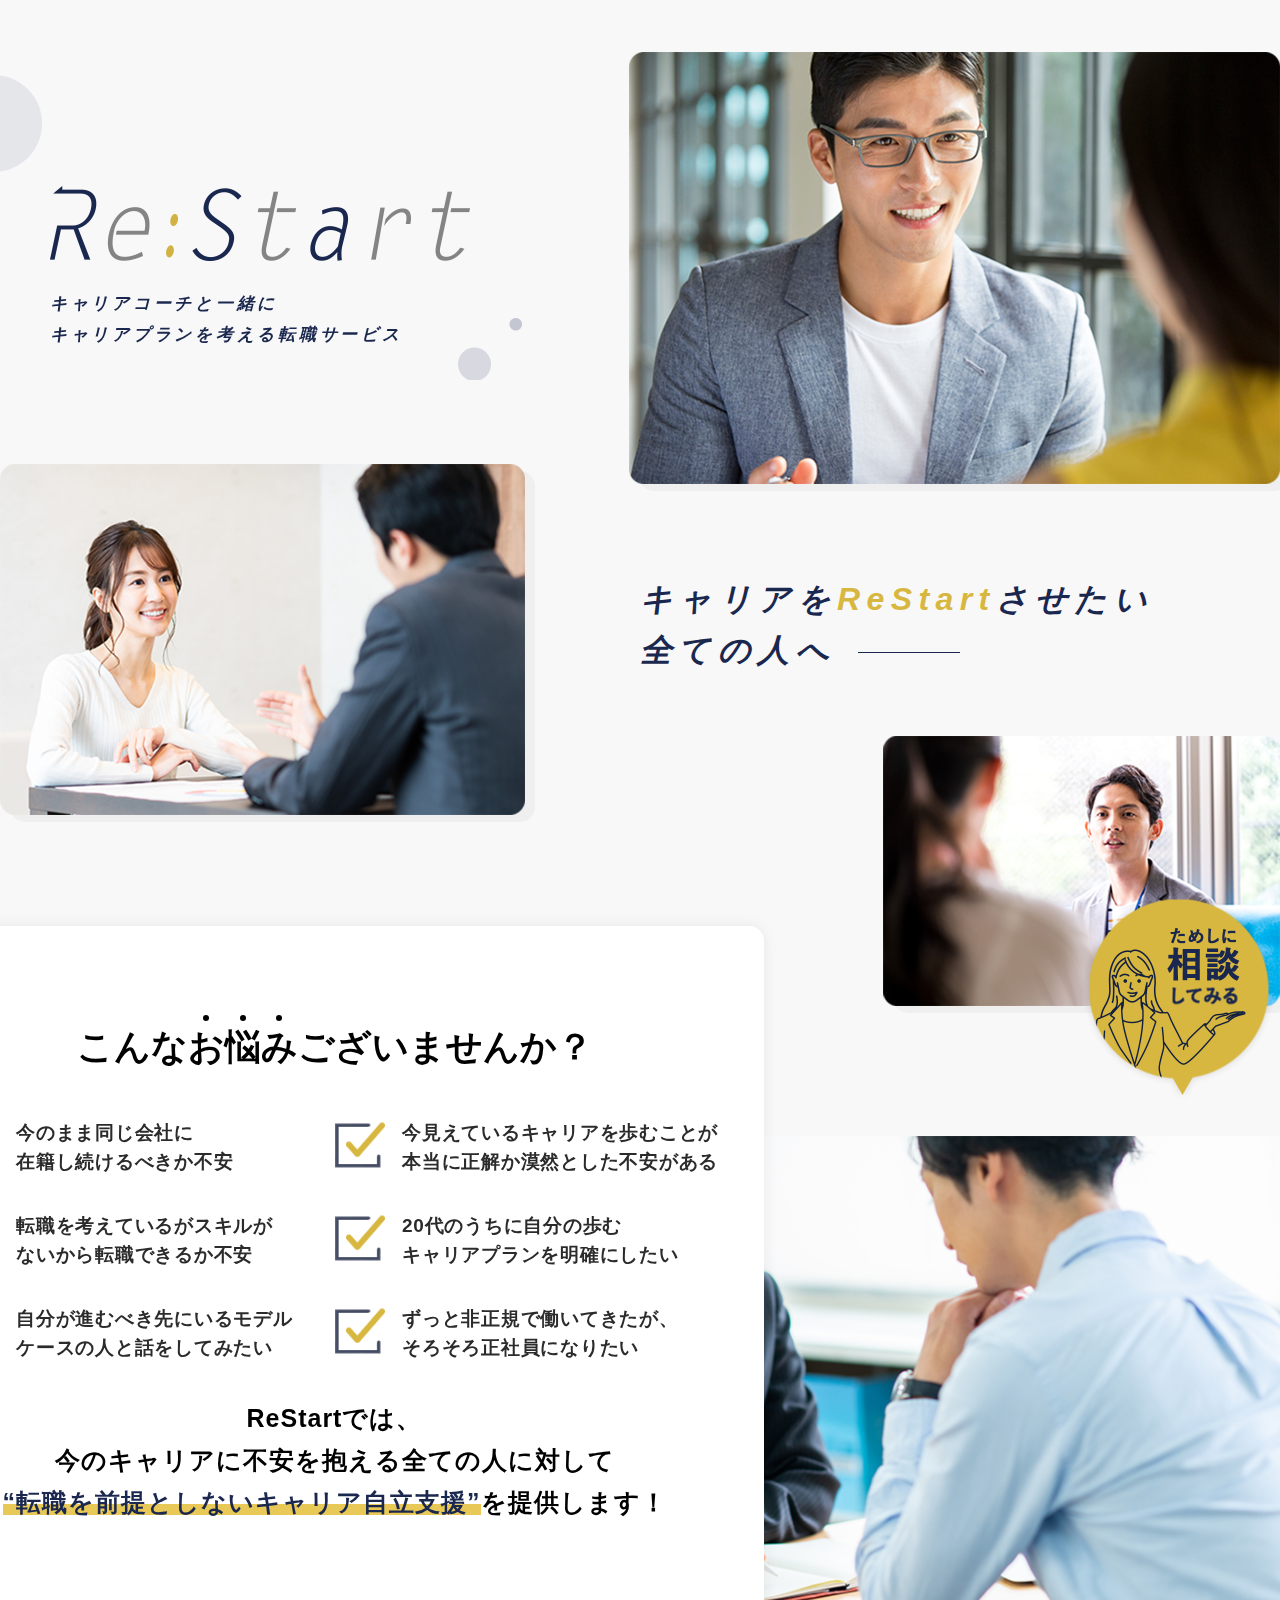
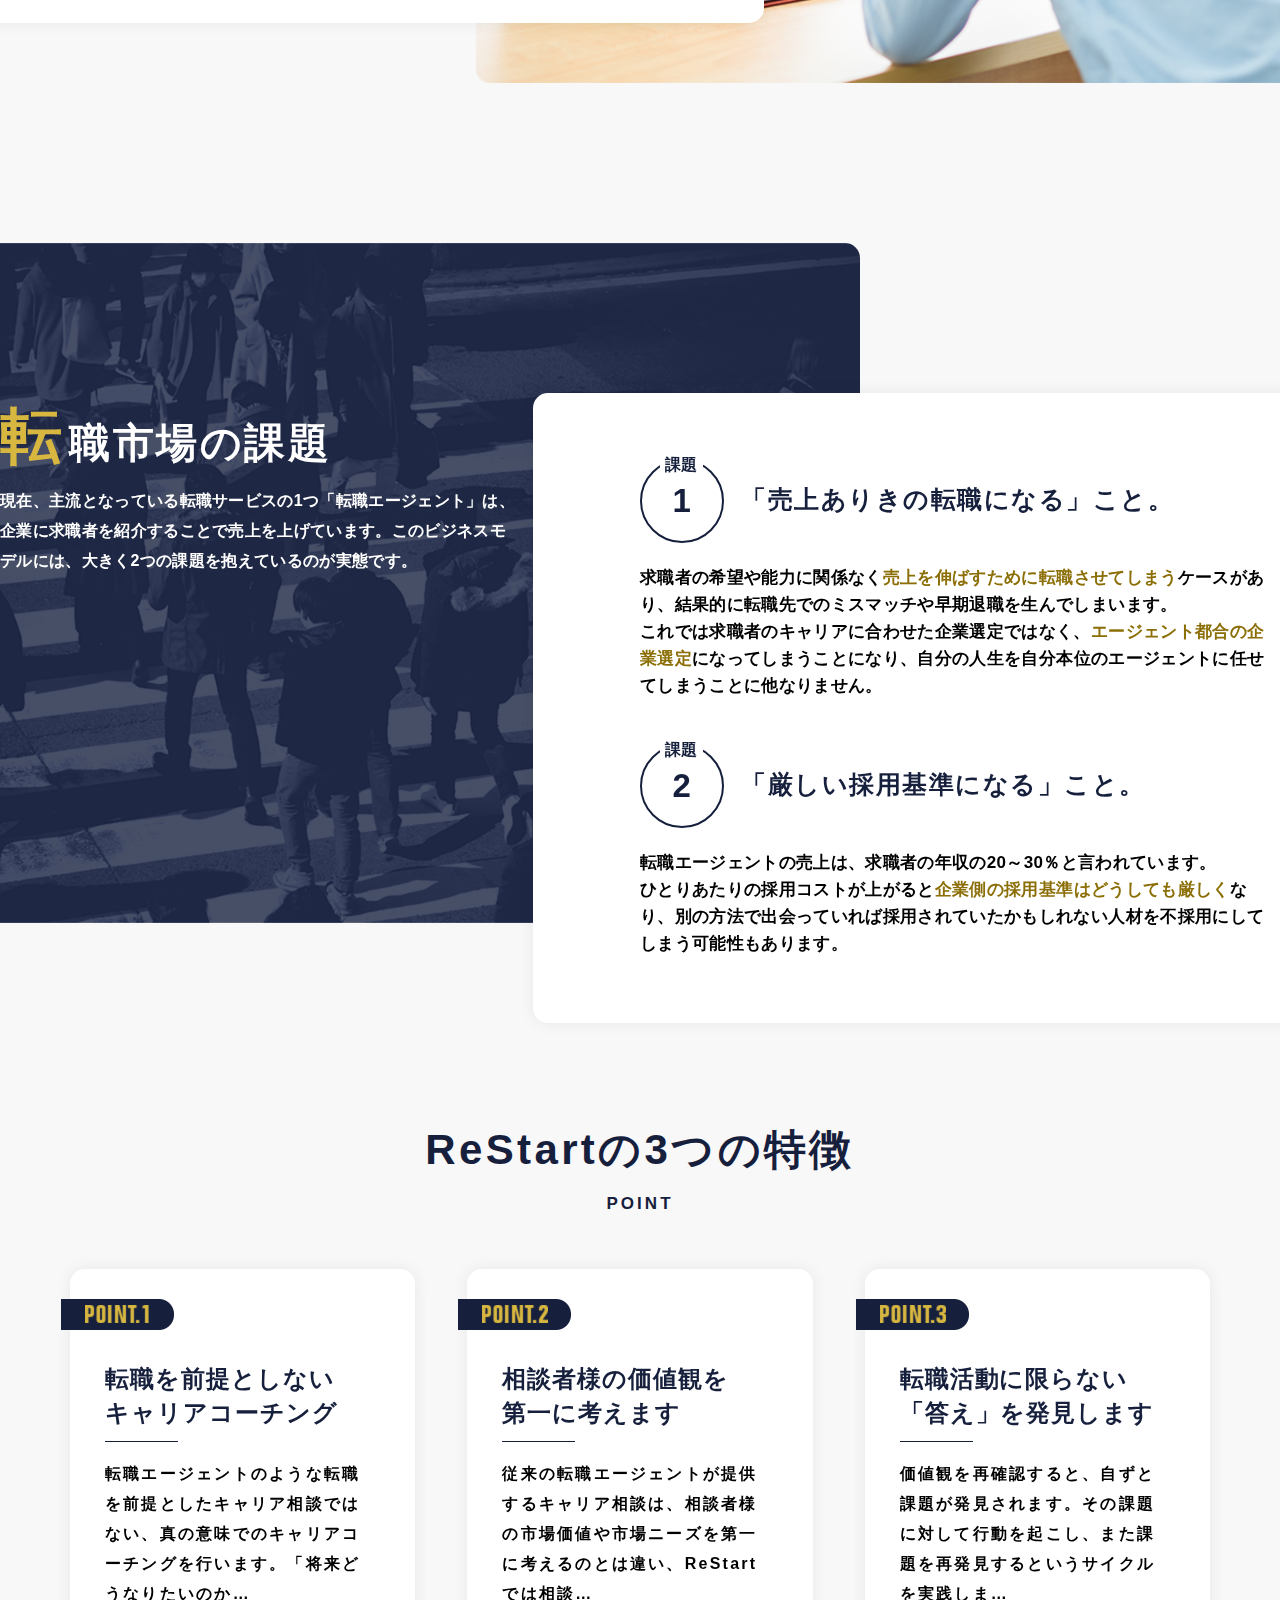
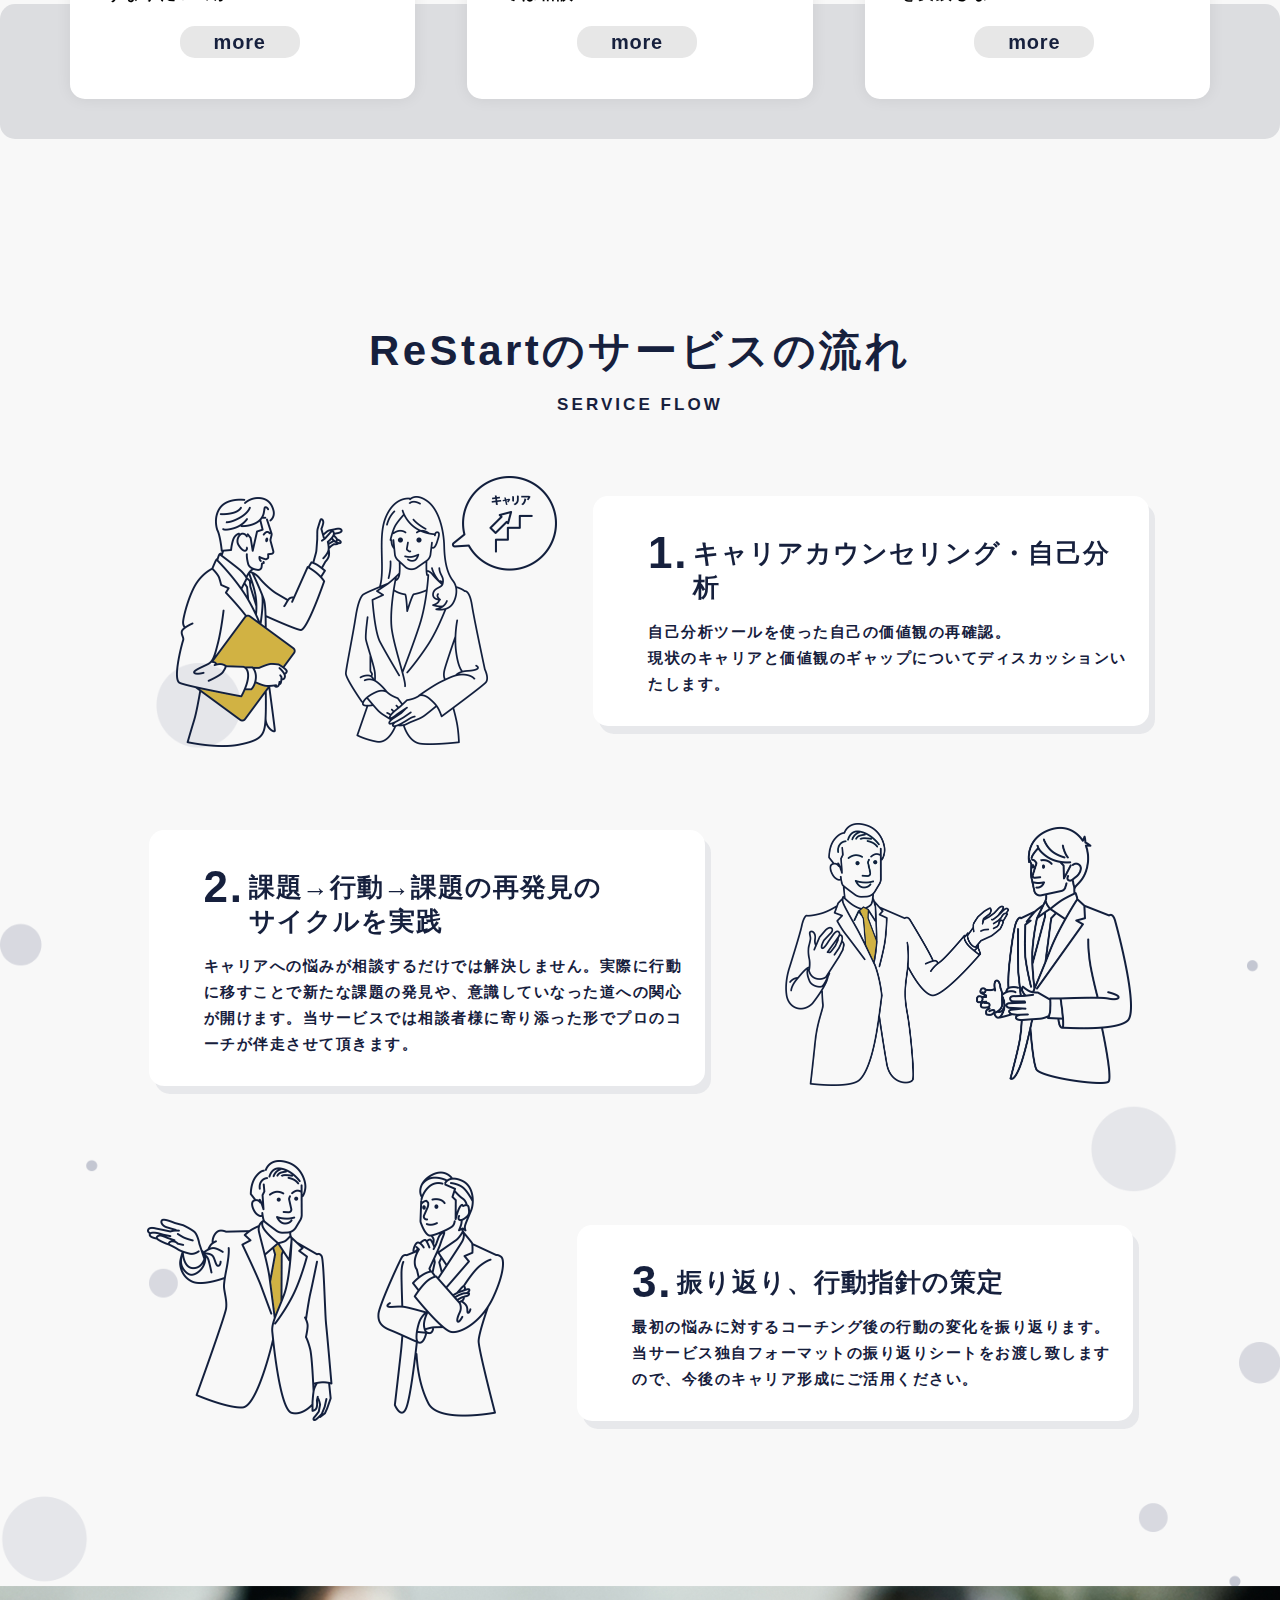
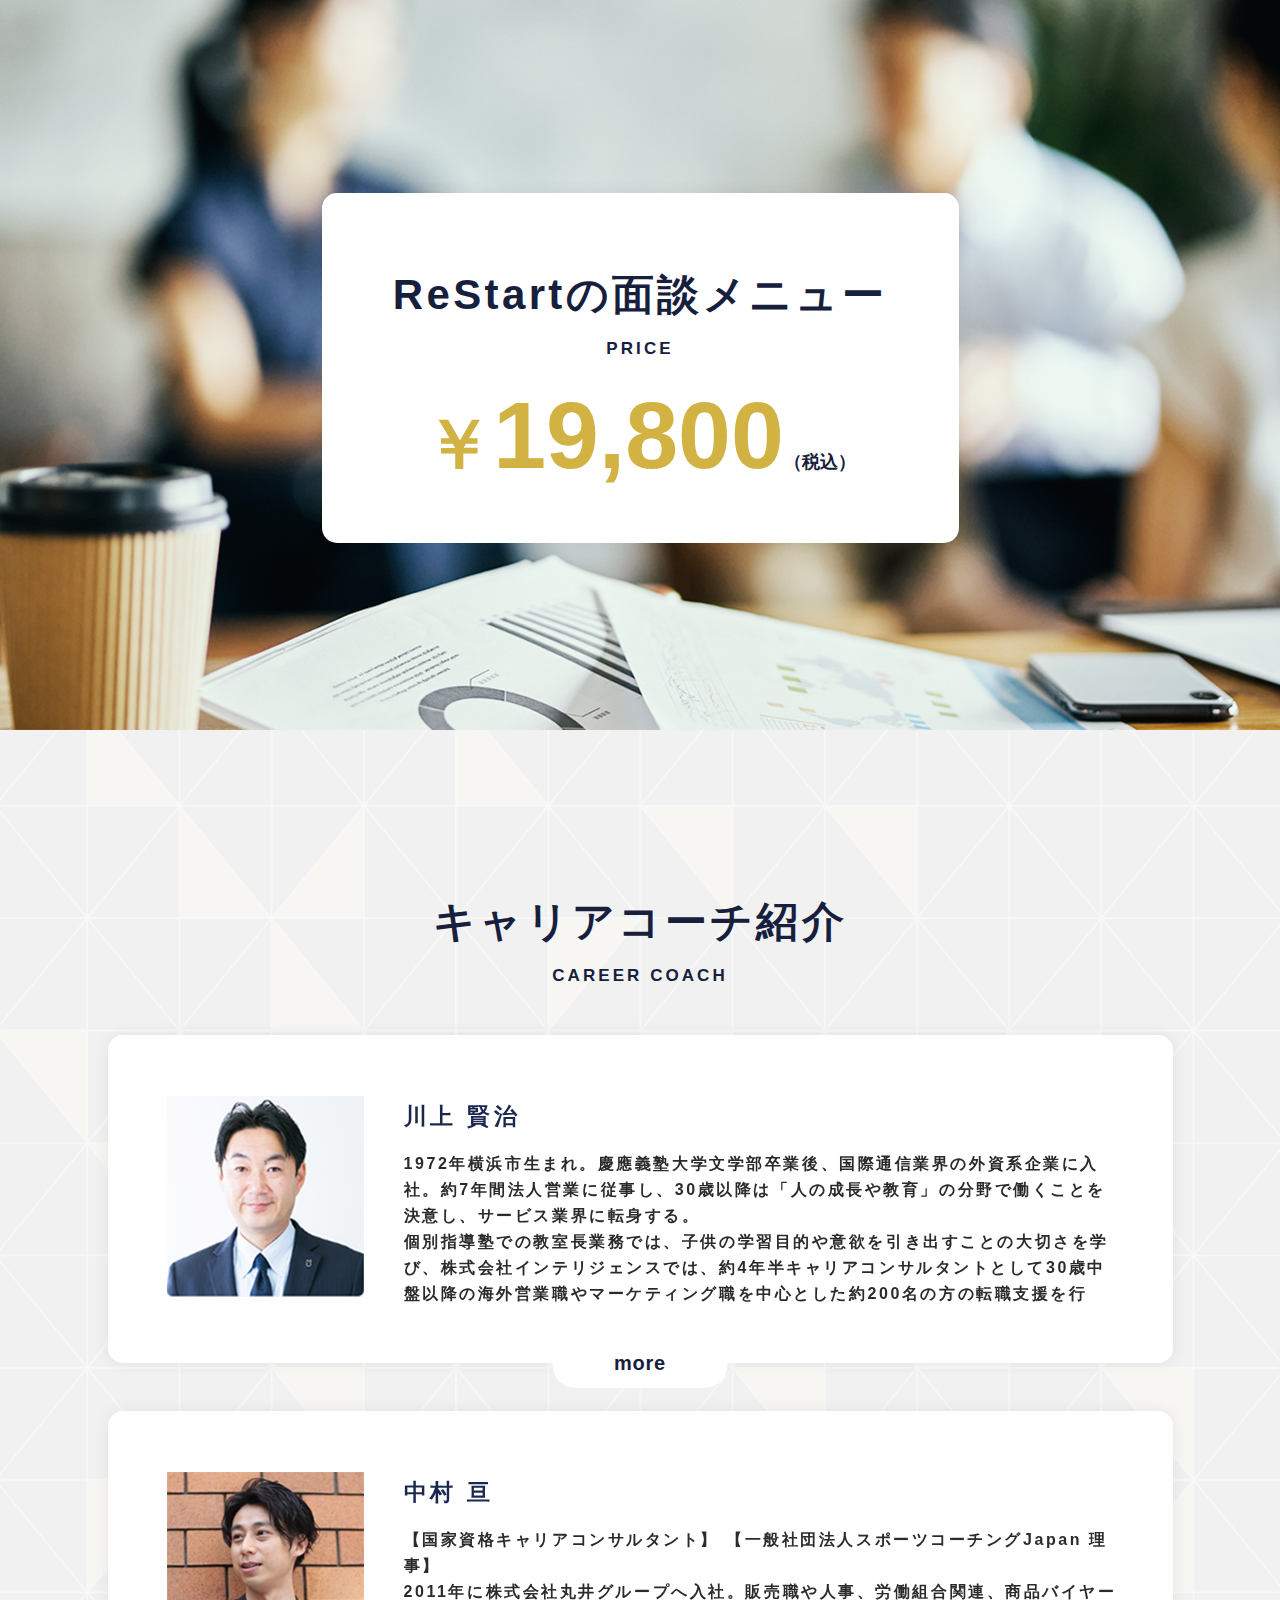
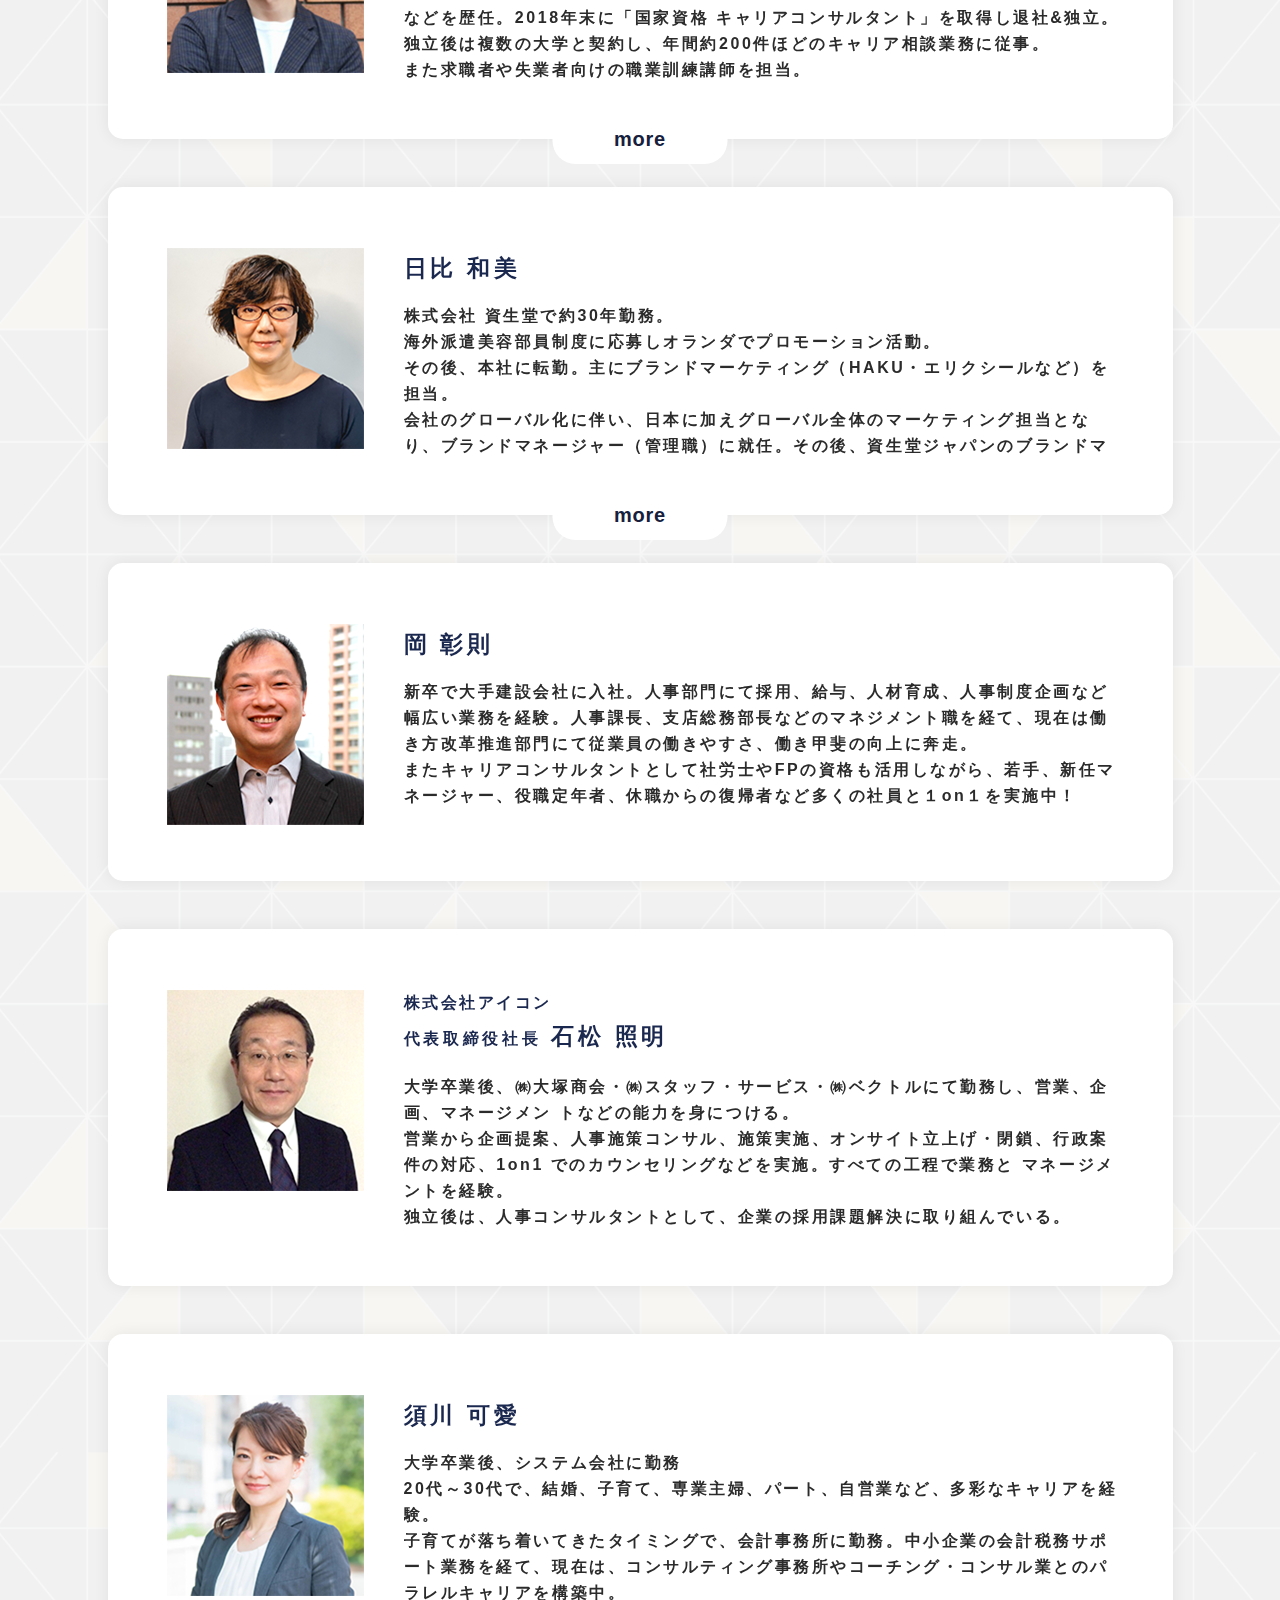
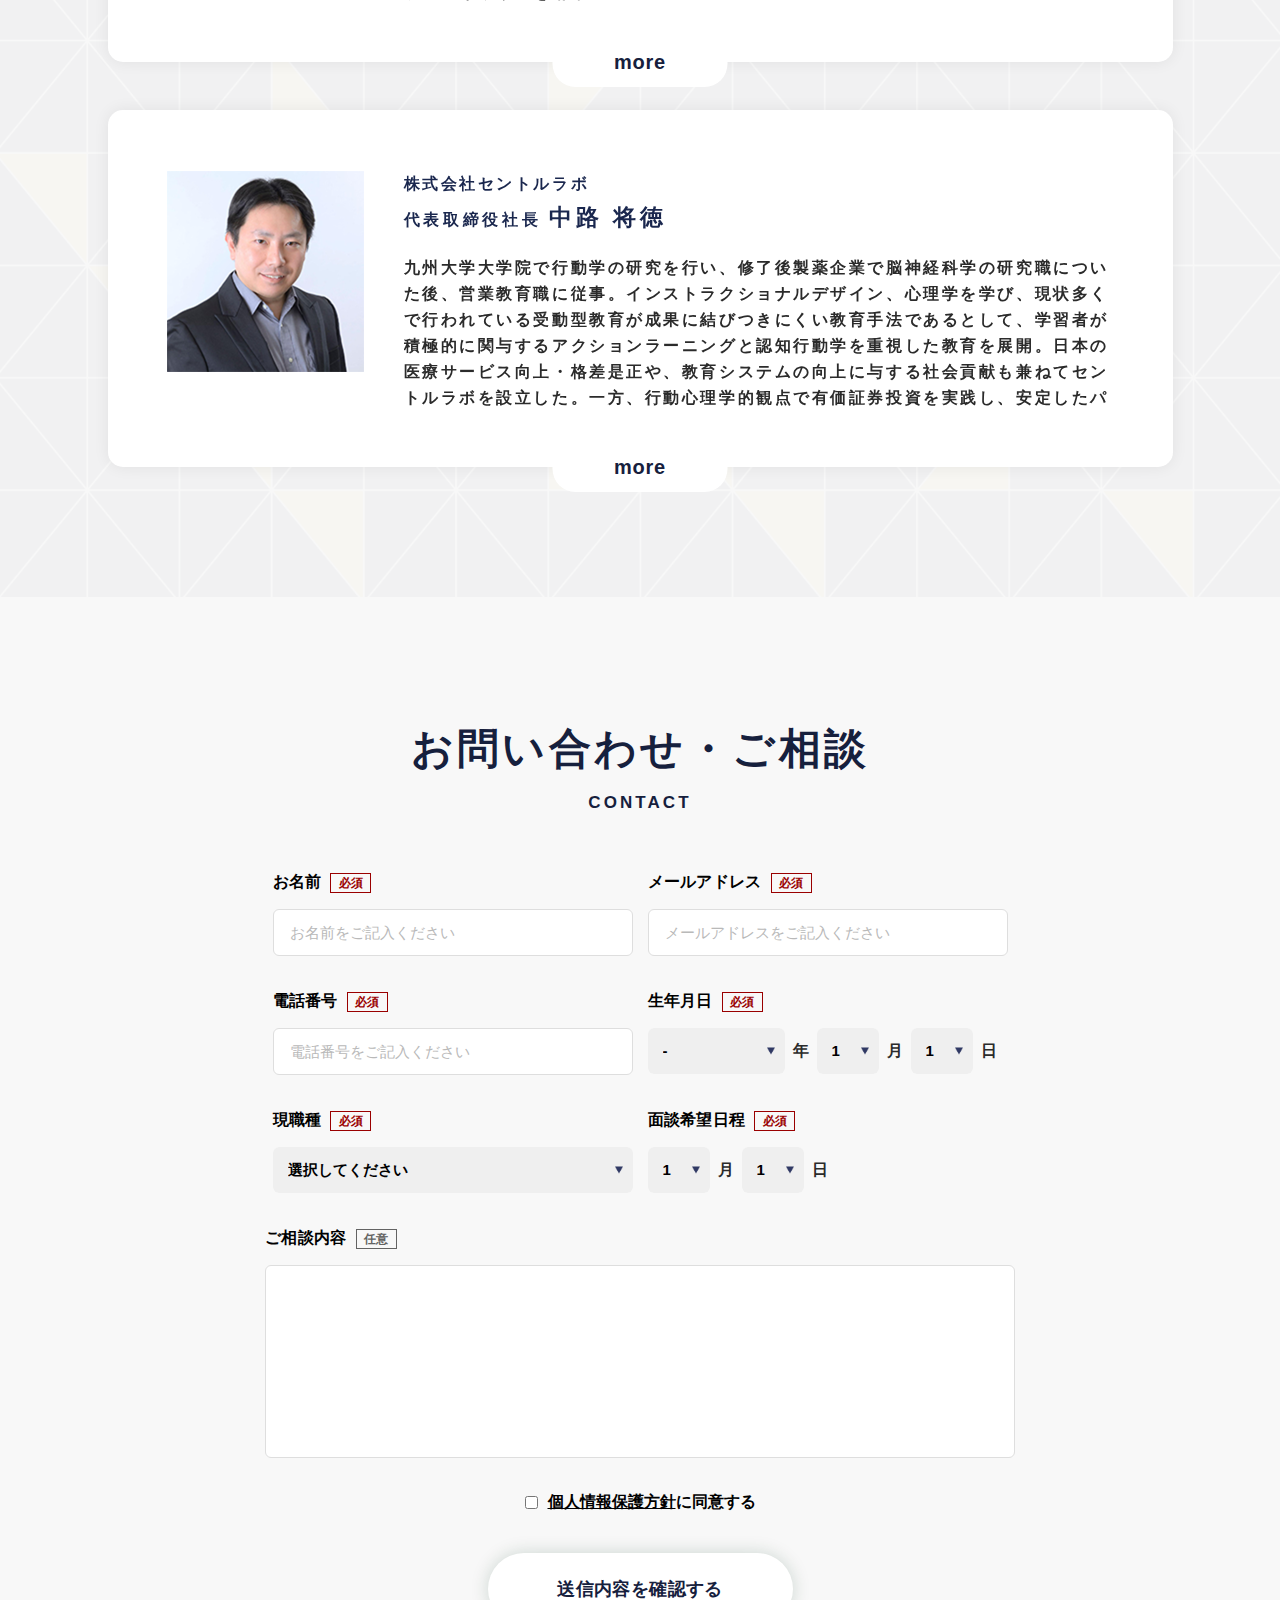
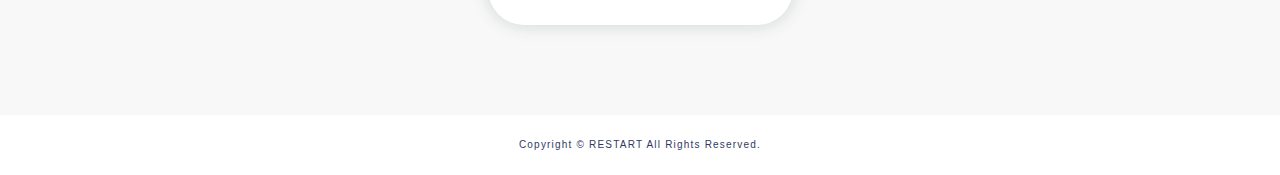
<file: index.html>
<!DOCTYPE html>
<html lang="ja">

<head>
  <meta charset="utf-8">
  <meta http-equiv="X-UA-Compatible" content="IE=edge">
  <meta name="format-detection" content="telephone=no">
  <meta name="viewport" content="width=device-width, initial-scale=1.0">
  <meta name="description" content="ReStartは、キャリアコーチと一緒にキャリアプランを考える転職サービスです。">
  <meta name="Keywords" content="ReStart,リスタート,転職,キャリアプラン,キャリアコーチ">
  <title>ReStart｜キャリアコーチと一緒にキャリアプランを考える転職サービス</title>
  <meta property="og:locale" content="ja_JP">
  <meta property="og:title" content="ReStart｜キャリアコーチと一緒にキャリアプランを考える転職サービス">
  <meta property="og:description" content="ReStartは、キャリアコーチと一緒にキャリアプランを考える転職サービスです。">
  <meta property="og:url" content="">
  <meta property="og:site_name" content="">
  <meta property="og:image" content="">
  <meta property="og:type" content="website">
  <link rel="stylesheet" href="./assets/css/normalize.css">
  <link rel="stylesheet" href="./assets/css/common.css">
  <link rel="stylesheet" href="./assets/css/style.css">
</head>

<body class="p_top">
  <div id="container" class="container">
    <header id="header" class="header"></header>
    <!-- end header -->
    <main class="main">
      <div id="fv" class="fv">
        <div class="sec__row row">
          <div class="sec1">
            <div class="left">
              <h1><img src="./assets/img/logo.png" alt="ReStart"></h1>
              <div class="txt">キャリアコーチと一緒に<br>キャリアプランを考える転職サービス</div>
            </div>
            <figure>
              <img src="./assets/img/img01.png" alt="">
            </figure>
          </div>
          <div class="sec2">
            <figure class="shadow">
              <img src="./assets/img/img02.png" alt="">
            </figure>
            <div class="right">
              <div class="txt line">キャリアを<br class="show_sp"><span>ReStart</span>させたい<br>全ての人へ</div>
              <figure>
                <img src="./assets/img/img03.png" alt="">
              </figure>
            </div>
          </div>
        </div>
      </div>
      <!-- end fv -->
      <div id="trouble" class="trouble">
        <figure>
          <img src="./assets/img/img04.png" alt="">
        </figure>
        <div class="trouble__pos">
          <div class="trouble__row row">
            <div class="trouble__inner">
              <h2>こんな<span>お</span><span>悩</span><span>み</span>ございませんか？</h2>
              <ul>
                <li>今のまま同じ会社に<br>在籍し続けるべきか不安</li>
                <li>今見えているキャリアを歩むことが<br>本当に正解か漠然とした不安がある</li>
                <li>転職を考えているがスキルが<br>ないから転職できるか不安</li>
                <li>20代のうちに自分の歩む<br>キャリアプランを明確にしたい</li>
                <li>自分が進むべき先にいるモデル<br>ケースの人と話をしてみたい</li>
                <li>ずっと非正規で働いてきたが、<br>そろそろ正社員になりたい</li>
              </ul>
              <div class="txt">ReStartでは、<br>今のキャリアに不安を抱える全ての人に対して<br><span>“転職を前提としないキャリア自立支援”</span>を提供します！</div>
            </div>
          </div>
        </div>
      </div>
      <!-- end trouble -->
      <div id="challenges" class="challenges">
        <figure>
          <img src="./assets/img/trans.png" alt="">
        </figure>
        <div class="challenges__pos">
          <div class="challenges__row row">
            <div class="_left">
              <h2>転職市場の課題</h2>
              <div class="txt">現在、主流となっている転職サービスの1つ「転職エージェント」は、企業に求職者を紹介することで売上を上げています。このビジネスモデルには、大きく2つの課題を抱えているのが実態です。</div>
            </div>
            <div class="_right">
              <dl>
                <dt>「売上ありきの転職になる」こと。</dt>
                <dd>求職者の希望や能力に関係なく<span>売上を伸ばすために転職させてしまう</span>ケースがあり、結果的に転職先でのミスマッチや早期退職を生んでしまいます。<br>これでは求職者のキャリアに合わせた企業選定ではなく、<span>エージェント都合の企業選定</span>になってしまうことになり、自分の人生を自分本位のエージェントに任せてしまうことに他なりません。</dd>
              </dl>
              <dl>
                <dt>「厳しい採用基準になる」こと。</dt>
                <dd>転職エージェントの売上は、求職者の年収の20～30％と言われています。<br>ひとりあたりの採用コストが上がると<span>企業側の採用基準はどうしても厳しく</span>なり、別の方法で出会っていれば採用されていたかもしれない人材を不採用にしてしまう可能性もあります。</dd>
              </dl>
            </div>
          </div>
        </div>
      </div>
      <!-- end challenges -->
      <div id="points" class="points">
        <div class="ttl">
          <h2>ReStartの3つの特徴</h2>
          <p>POINT</p>
        </div>
        <div class="points__row row">
          <article>
            <h3>転職を前提としない<br>キャリアコーチング</h3>
            <div class="txt">転職エージェントのような転職を前提としたキャリア相談ではない、真の意味でのキャリアコーチングを行います。「将来どうなりたいのか…</div>
            <div class="btnMore"><a class="js_modal" href="#modal01">more</a></div>
          </article>
          <article>
            <h3>相談者様の価値観を<br>第一に考えます</h3>
            <div class="txt">従来の転職エージェントが提供するキャリア相談は、相談者様の市場価値や市場ニーズを第一に考えるのとは違い、ReStartでは相談…</div>
            <div class="btnMore"><a class="js_modal" href="#modal02">more</a></div>
          </article>
          <article>
            <h3>転職活動に限らない<br>「答え」を発見します</h3>
            <div class="txt">価値観を再確認すると、自ずと課題が発見されます。その課題に対して行動を起こし、また課題を再発見するというサイクルを実践しま…</div>
            <div class="btnMore"><a class="js_modal" href="#modal03">more</a></div>
          </article>
        </div>
      </div>
      <!-- end points -->
      <div id="services" class="services">
        <div class="ttl">
          <h2>ReStartのサービスの流れ</h2>
          <p>SERVICE FLOW</p>
        </div>
        <div class="services__row row">
          <article>
            <figure><img src="./assets/img/ser01.png" alt=""></figure>
            <div class="ar">
              <h3>キャリアカウンセリング・自己分析</h3>
              <div class="txt">自己分析ツールを使った自己の価値観の再確認。<br>現状のキャリアと価値観のギャップについてディスカッションいたします。</div>
            </div>
          </article>
          <article>
            <figure><img src="./assets/img/ser02.png" alt=""></figure>
            <div class="ar">
              <h3>課題→行動→課題の再発見の<br>サイクルを実践</h3>
              <div class="txt">キャリアへの悩みが相談するだけでは解決しません。実際に行動に移すことで新たな課題の発見や、意識していなった道への関心が開けます。当サービスでは相談者様に寄り添った形でプロのコーチが伴走させて頂きます。</div>
            </div>
          </article>
          <article>
            <figure><img src="./assets/img/ser03.png" alt=""></figure>
            <div class="ar">
              <h3>振り返り、行動指針の策定</h3>
              <div class="txt">最初の悩みに対するコーチング後の行動の変化を振り返ります。<br>当サービス独自フォーマットの振り返りシートをお渡し致しますので、今後のキャリア形成にご活用ください。</div>
            </div>
          </article>
        </div>
      </div>
      <!-- end services -->
      <div id="price" class="price">
        <div class="price__inner">
          <div class="ttl">
            <h2>ReStartの面談メニュー</h2>
            <p>PRICE</p>
          </div>
          <div class="price__yen"><span>￥</span>19,800<small>（税込）</small></div>
        </div>
      </div>
      <!-- end price -->
      <div id="coach" class="coach">
        <div class="ttl">
          <h2>キャリアコーチ紹介</h2>
          <p>CAREER COACH</p>
        </div>
        <div class="coach__row row">
          <article>
            <figure><img src="./assets/img/coach01.jpg" alt=""></figure>
            <div class="ar">
              <h3>川上 賢治</h3>
              <div class="txt hasMore">1972年横浜市生まれ。慶應義塾大学文学部卒業後、国際通信業界の外資系企業に入社。約7年間法人営業に従事し、30歳以降は「人の成長や教育」の分野で働くことを決意し、サービス業界に転身する。<br>個別指導塾での教室長業務では、子供の学習目的や意欲を引き出すことの大切さを学び、株式会社インテリジェンスでは、約4年半キャリアコンサルタントとして30歳中盤以降の海外営業職やマーケティング職を中心とした約200名の方の転職支援を行う。その中で、クライアントの転職が成功した時のかけがえのない喜びとともに、転職という人生の分岐点におけるクライアント自身の内省や気づきを与えることの難しさも実感。<br>「もっと、人の可能性を拓くためのコミュニケーションを磨く」ために、2009年に株式会社コーチ・トゥエンティワン（現コーチ・エィ）に入社。製薬メーカーを中心とした営業活動やプロジェクトマネジメントを行う。また、上場企業の役員の方へのエグゼクティブコーチングを中心に約250名以上のクライアントへコーチをする。2015年に、国際コーチ連盟(ICF)プロフェショナル・サーティファイド・コーチ(PCC)の資格を取得。<br>約20年間のサービス業界での経験や自身の転職経験をもとに、経営幹部や企業の新たなチャレンジや最大限の可能性を引き出すために、その志を内に秘めながら顧客価値の提供を目指すし、現在はエグゼクティブサーチやキャリア支援に従事。</div>
            </div>
            <span class="more moreCoach">more</span>
          </article>
          <article>
            <figure><img src="./assets/img/coach02.png" alt=""></figure>
            <div class="ar">
              <h3>中村 亘</h3>
              <div class="txt hasMore">【国家資格キャリアコンサルタント】 【一般社団法人スポーツコーチングJapan 理事】<br>2011年に株式会社丸井グループへ入社。販売職や人事、労働組合関連、商品バイヤーなどを歴任。2018年末に「国家資格 キャリアコンサルタント」を取得し退社&独立。<br>独立後は複数の大学と契約し、年間約200件ほどのキャリア相談業務に従事。<br>また求職者や失業者向けの職業訓練講師を担当。<br>その他、企業の採用事業代行、コーチング関連の社団法人の理事も並行して担っている。</div>
            </div>
            <span class="more moreCoach">more</span>
          </article>
          <article>
            <figure><img src="./assets/img/coach03.png" alt=""></figure>
            <div class="ar">
              <h3>日比 和美</h3>
              <div class="txt hasMore">株式会社 資生堂で約30年勤務。<br>海外派遣美容部員制度に応募しオランダでプロモーション活動。<br>その後、本社に転勤。主にブランドマーケティング（HAKU・エリクシールなど）を担当。<br>会社のグローバル化に伴い、日本に加えグローバル全体のマーケティング担当となり、ブランドマネージャー（管理職）に就任。その後、資生堂ジャパンのブランドマネージャーに就任。プロモーションの企画・広報企画・社内外のトレーニングの企画立案から講師までを担当。<br><br>保有資格<br>EAPカウンセラー<br>メンタルヘルスマネージメントⅡ種（ラインケア）、<br>キャリアコンサルタントの資格を取得<br><br>資生堂退職後、キャリア形成サポートセンターにて、企業・専門学校・大学へのセルフ・キャリアドッグの案内及び営業活動。労働者キャリコン、在職者キャリコン、雇用型訓練前キャリコンを体験。現在は、キャリアコンサルタント向け研修を実施。</div>
            </div>
            <span class="more moreCoach">more</span>
          </article>
          <article>
            <figure><img src="./assets/img/coach04.png" alt=""></figure>
            <div class="ar">
              <h3>岡 彰則</h3>
              <div class="txt hasMore">新卒で大手建設会社に入社。人事部門にて採用、給与、人材育成、人事制度企画など幅広い業務を経験。人事課長、支店総務部長などのマネジメント職を経て、現在は働き方改革推進部門にて従業員の働きやすさ、働き甲斐の向上に奔走。<br>またキャリアコンサルタントとして社労士やFPの資格も活用しながら、若手、新任マネージャー、役職定年者、休職からの復帰者など多くの社員と１on１を実施中！</div>
            </div>
            <span class="more moreCoach show_sp">more</span>
          </article>
          <article>
            <figure><img src="./assets/img/coach05.png" alt=""></figure>
            <div class="ar">
              <p>株式会社アイコン</p>
              <h3><small>代表取締役社長</small> 石松 照明</h3>
              <div class="txt hasMore">大学卒業後、㈱大塚商会・㈱スタッフ・サービス・㈱ベクトルにて勤務し、営業、企画、マネージメン トなどの能力を身につける。<br>営業から企画提案、人事施策コンサル、施策実施、オンサイト立上げ・閉鎖、行政案件の対応、1on1 でのカウンセリングなどを実施。すべての工程で業務と マネージメントを経験。<br>独立後は、人事コンサルタントとして、企業の採用課題解決に取り組んでいる。</div>
            </div>
            <span class="more moreCoach show_sp">more</span>
          </article>
          <article>
            <figure><img src="./assets/img/coach06.png" alt=""></figure>
            <div class="ar">
              <h3>須川 可愛</h3>
              <div class="txt hasMore">大学卒業後、システム会社に勤務<br>20代～30代で、結婚、子育て、専業主婦、パート、自営業など、多彩なキャリアを経験。<br>子育てが落ち着いてきたタイミングで、会計事務所に勤務。中小企業の会計税務サポート業務を経て、現在は、コンサルティング事務所やコーチング・コンサル業とのパラレルキャリアを構築中。<br>会計事務所での経験、FP資格、自身の体験等を活かし、人生設計も踏まえた総合的なキャリア相談を得意としている。</div>
            </div>
            <span class="more moreCoach">more</span>
          </article>
          <article>
            <figure><img src="./assets/img/coach07.png" alt=""></figure>
            <div class="ar">
              <p>株式会社セントルラボ</p>
              <h3><small>代表取締役社長 </small> 中路 将徳</h3>
              <div class="txt hasMore">九州大学大学院で行動学の研究を行い、修了後製薬企業で脳神経科学の研究職についた後、営業教育職に従事。インストラクショナルデザイン、心理学を学び、現状多くで行われている受動型教育が成果に結びつきにくい教育手法であるとして、学習者が積極的に関与するアクションラーニングと認知行動学を重視した教育を展開。日本の医療サービス向上・格差是正や、教育システムの向上に与する社会貢献も兼ねてセントルラボを設立した。一方、行動心理学的観点で有価証券投資を実践し、安定したパフォーマンスを打ち出す投資家でもある。その経験と資産設計に関する知識を活かし、個人に対するマネーリテラシー向上を目指した教育やその仕組み作りも行っている。<br>日本心理学会認定心理士、薬剤師、国家資格キャリアコンサルタント(訓練対応)、ジョブ・カード作成アドバイザー、FP２級技能士（日本FP協会AFP）、eLPラーニングデザイナー、ADAS-COG-J （アルツハイマー病認知行動評価尺度）認定資格。薬物乱用防止啓発事業指導員（厚生労働省）、自転車初乗り指導教室コーチ、湘南・横浜若者サポートステーション、ユースサポートふじさわ講師、 The Rabbit's Baseコンサルタント。</div>
            </div>
            <span class="more moreCoach">more</span>
          </article>
        </div>
      </div>
      <!-- end coach -->
      <div id="contact" class="contact">
        <div class="ttl">
          <h2>お問い合わせ・ご相談</h2>
          <p>CONTACT</p>
        </div>
        <div class="contact__row row">
          <div class="contact__form">
            <dl>
              <dt class="required">お名前</dt>
              <dd><input type="text" placeholder="お名前をご記入ください"></dd>
            </dl>
            <dl>
              <dt class="required">メールアドレス</dt>
              <dd><input type="email" placeholder="メールアドレスをご記入ください"></dd>
            </dl>
            <dl>
              <dt class="required">電話番号</dt>
              <dd><input type="text" placeholder="電話番号をご記入ください"></dd>
            </dl>
            <dl>
              <dt class="required">生年月日</dt>
              <dd>
                <div class="ilf">
                  <div class="wrapSel year">
                    <select name="year">
<option value="">-</option>
<option value="1951">1951</option>
<option value="1952">1952</option>
<option value="1953">1953</option>
<option value="1954">1954</option>
<option value="1955">1955</option>
<option value="1956">1956</option>
<option value="1957">1957</option>
<option value="1958">1958</option>
<option value="1959">1959</option>
<option value="1960">1960</option>
<option value="1961">1961</option>
<option value="1962">1962</option>
<option value="1963">1963</option>
<option value="1964">1964</option>
<option value="1965">1965</option>
<option value="1966">1966</option>
<option value="1967">1967</option>
<option value="1968">1968</option>
<option value="1969">1969</option>
<option value="1970">1970</option>
<option value="1971">1971</option>
<option value="1972">1972</option>
<option value="1973">1973</option>
<option value="1974">1974</option>
<option value="1975">1975</option>
<option value="1976">1976</option>
<option value="1977">1977</option>
<option value="1978">1978</option>
<option value="1979">1979</option>
<option value="1980">1980</option>
<option value="1981">1981</option>
<option value="1982">1982</option>
<option value="1983">1983</option>
<option value="1984">1984</option>
<option value="1985">1985</option>
<option value="1986">1986</option>
<option value="1987">1987</option>
<option value="1988">1988</option>
<option value="1989">1989</option>
<option value="1990">1990</option>
<option value="1991">1991</option>
<option value="1992">1992</option>
<option value="1993">1993</option>
<option value="1994">1994</option>
<option value="1995">1995</option>
<option value="1996">1996</option>
<option value="1997">1997</option>
<option value="1998">1998</option>
<option value="1999">1999</option>
<option value="2000">2000</option>
<option value="2001">2001</option>
<option value="2002">2002</option>
<option value="2003">2003</option>
</select></div>
                  <span>年</span>
                  <div class="wrapSel">
                    <select name="" id="">
                      <option value="1">1</option>
                      <option value="2">2</option>
                      <option value="3">3</option>
                      <option value="4">4</option>
                      <option value="5">5</option>
                      <option value="6">6</option>
                      <option value="7">7</option>
                      <option value="8">8</option>
                      <option value="9">9</option>
                      <option value="10">10</option>
                      <option value="11">11</option>
                      <option value="12">12</option>
                    </select>
                  </div>
                  <span>月</span>
                  <div class="wrapSel">
                    <select name="" id="">
                      <option value="1">1</option>
                      <option value="2">2</option>
                      <option value="3">3</option>
                      <option value="4">4</option>
                      <option value="5">5</option>
                      <option value="6">6</option>
                      <option value="7">7</option>
                      <option value="8">8</option>
                      <option value="9">9</option>
                      <option value="10">10</option>
                      <option value="11">11</option>
                      <option value="12">12</option>
                      <option value="13">13</option>
                      <option value="14">14</option>
                      <option value="15">15</option>
                      <option value="16">16</option>
                      <option value="17">17</option>
                      <option value="18">18</option>
                      <option value="19">19</option>
                      <option value="20">20</option>
                      <option value="21">21</option>
                      <option value="22">22</option>
                      <option value="23">23</option>
                      <option value="24">24</option>
                      <option value="24">24</option>
                      <option value="26">26</option>
                      <option value="27">27</option>
                      <option value="28">28</option>
                      <option value="29">29</option>
                      <option value="30">30</option>
                      <option value="31">31</option>
                    </select>
                  </div>
                  <span>日</span>
                </div>
              </dd>
            </dl>
            <dl>
              <dt class="required">現職種</dt>
              <dd>
                <div class="ilf ">
                  <div class="wrapSel full">
                    <select name="" id="">
                        <option value="-">選択してください</option>
                        <option value="個人向け営業">個人向け営業</option>
                        <option value="法人向け営業">法人向け営業</option>
                        <option value="エンジニア">エンジニア</option>
                        <option value="マーケティング">マーケティング</option>
                        <option value="クリエイティブ">クリエイティブ</option>
                        <option value="事務">事務</option>
                        <option value="店舗販売">店舗販売</option>
                        <option value="飲食">飲食</option>
                        <option value="サービス">サービス</option>
                        <option value="イベント・レジャー">イベント・レジャー</option>
                        <option value="教育">教育</option>
                        <option value="スポーツ">スポーツ</option>
                        <option value="医療・介護">医療・介護</option>
                        <option value="建築・土木">建築・土木</option>
                        <option value="ドライバー">ドライバー</option>
                    </select>
                  </div>
                </div>
              </dd>
            </dl>
            <dl>
              <dt class="required">面談希望日程</dt>
              <dd>
                <div class="ilf">
                  <div class="wrapSel">
                    <select name="" id="">
                      <option value="1">1</option>
                      <option value="2">2</option>
                      <option value="3">3</option>
                      <option value="4">4</option>
                      <option value="5">5</option>
                      <option value="6">6</option>
                      <option value="7">7</option>
                      <option value="8">8</option>
                      <option value="9">9</option>
                      <option value="10">10</option>
                      <option value="11">11</option>
                      <option value="12">12</option>
                    </select>
                  </div>
                  <span>月</span>
                  <div class="wrapSel">
                    <select name="" id="">
                      <option value="1">1</option>
                      <option value="2">2</option>
                      <option value="3">3</option>
                      <option value="4">4</option>
                      <option value="5">5</option>
                      <option value="6">6</option>
                      <option value="7">7</option>
                      <option value="8">8</option>
                      <option value="9">9</option>
                      <option value="10">10</option>
                      <option value="11">11</option>
                      <option value="12">12</option>
                      <option value="13">13</option>
                      <option value="14">14</option>
                      <option value="15">15</option>
                      <option value="16">16</option>
                      <option value="17">17</option>
                      <option value="18">18</option>
                      <option value="19">19</option>
                      <option value="20">20</option>
                      <option value="21">21</option>
                      <option value="22">22</option>
                      <option value="23">23</option>
                      <option value="24">24</option>
                      <option value="24">24</option>
                      <option value="26">26</option>
                      <option value="27">27</option>
                      <option value="28">28</option>
                      <option value="29">29</option>
                      <option value="30">30</option>
                      <option value="31">31</option>
                    </select>
                  </div>
                  <span>日</span>
                </div>
              </dd>
            </dl>
            <dl class="full">
              <dt class="any">ご相談内容</dt>
              <dd><textarea name="" id="" cols="30" rows="10"></textarea></dd>
            </dl>
            <div class="privacy">
              <label><input type="checkbox"><span><a href="privacy.html">個人情報保護方針</a>に同意する</span></label>
            </div>
            <div class="btnForm">
              <button>送信内容を確認する</button>
            </div>
          </div>
        </div>
      </div>
      <!-- end contact -->
    </main>
    <footer id="footer" class="footer">
      Copyright &copy; RESTART All Rights Reserved.
      <div class="goContact"><a href="" id="goContact"><img src="./assets/img/goContact.png" alt=""></a></div>
    </footer>
  </div>
  <div id="modal01" class="modal ">
    <div class="m_in">
      <div class="main_modal">
        <div class="point"><img src="./assets/img/point01_m.png" alt=""></div>
        <h3><span>転職を前提としないキャリアコーチング</span></h3>
        <div class="txt">転職エージェントのような転職を前提としたキャリア相談ではない、真の意味でのキャリアコーチングを行います。<br><br>「将来どうなりたいのか」「今までどのような経験をしてきたのか」「どのような能力に長けているのか」など<span>様々な角度からコーチングを行い、常にベストな判断ができるようにサポートします</span>。</div>
        <div class="btn_close closeModal">close</div>
      </div>
    </div>
  </div>
  <div id="modal02" class="modal ">
    <div class="m_in">
      <div class="main_modal">
        <div class="point"><img src="./assets/img/point02_m.png" alt=""></div>
        <h3><span>相談者様の価値観を第一に考えます</span></h3>
        <div class="txt">従来の転職エージェントが提供するキャリア相談は、相談者様の市場価値や市場ニーズを第一に考えるのとは違い、<span>ReStartでは相談者様の価値観を第一に考えます</span>。<br>スキルや実績、経験ではない、あなた自身が持つ価値観を再確認します。キャリアについて考える時、どうしても現状のキャリアの延長線上、転職先のネームバリュー、給料に目がいってしまいがちです。しかし、<span>自らの内に秘める価値観を蔑ろにしては良いキャリアは築けません</span>。</div>
        <div class="btn_close closeModal">close</div>
      </div>

    </div>
  </div>
  <div id="modal03" class="modal ">
    <div class="m_in">
      <div class="main_modal">
        <div class="point"><img src="./assets/img/point03_m.png" alt=""></div>
        <h3><span>転職活動に限らない「答え」を発見します</span></h3>
        <div class="txt">価値観を再確認すると、自ずと課題が発見されます。その課題に対して行動を起こし、また課題を再発見するというサイクルを実践します。キャリアに不安を抱く理由は十人十色。全ての人が転職活動でキャリアの不安を払拭できるわけではありません。<span>ReStartでは一人一人に合わせた答えを提供します</span>。<br>現在、転職に対するハードルは非常に下がってきています。しかし、無闇に転職することはキャリア形成上、危険を伴います。答えを探しなら転職するのではなく、<span>自らの価値観を再確認してからキャリア形成を進めていくことが重要</span>だと考えています。</div>
        <div class="btn_close closeModal">close</div>
      </div>

    </div>
  </div>
  <script src="./assets/js/libs.js"></script>
  <script src="./assets/js/base.js"></script>
</body>

</html>
</file>
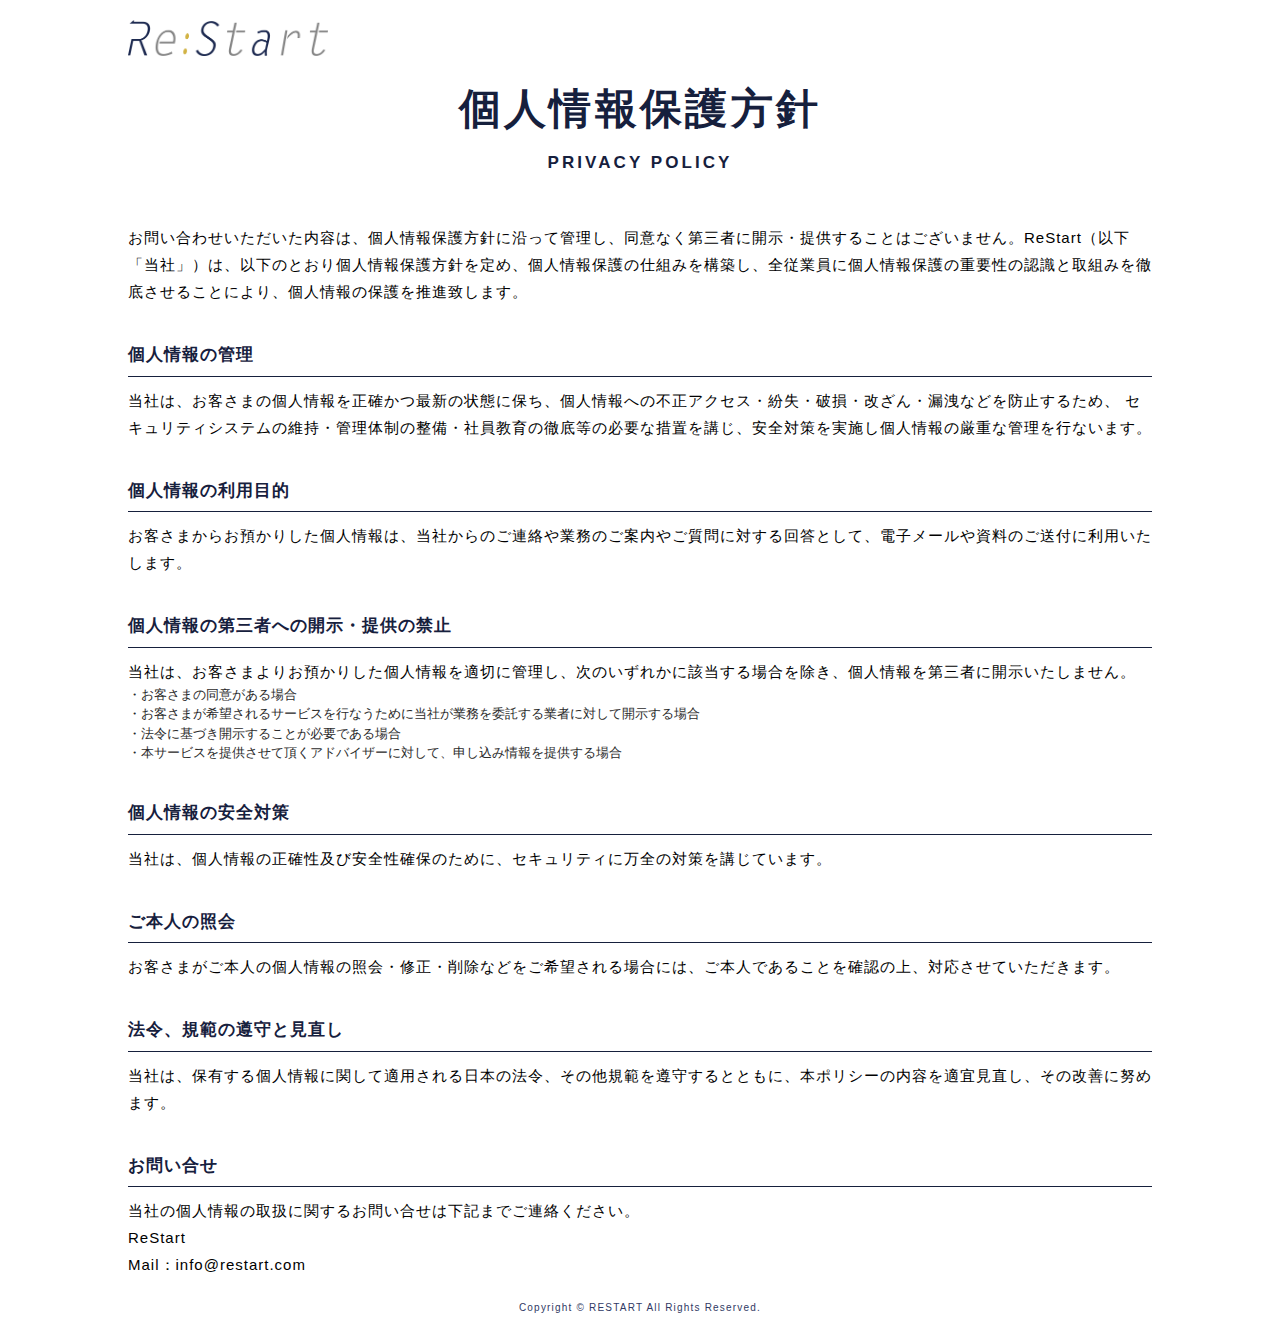
<file: privacy.html>
<!DOCTYPE html>
<html lang="ja">
<head>
<meta charset="utf-8">
<meta http-equiv="X-UA-Compatible" content="IE=edge">
<title>個人情報保護方針</title>
<meta name="viewport" content="width=device-width, initial-scale=1.0">
<meta name="Description" content="ReStartは、キャリアコーチと一緒にキャリアプランを考える転職サービスです。" />
<link rel="shortcut icon" href="favicon.ico" />
<link rel="stylesheet" href="./assets/css/normalize.css">
<link rel="stylesheet" href="./assets/css/common.css">
<link rel="stylesheet" href="./assets/css/style.css">
</head>

<body>
<div class="privacy">
	<h1 class="logo01"><a href="index.html"><img src="./assets/img/logo.png" alt="ReStart"></a></h1>
          <h2>個人情報保護方針</h2>
          <p class="popo">PRIVACY POLICY</p>
    <p class="privacy01">お問い合わせいただいた内容は、個人情報保護方針に沿って管理し、同意なく第三者に開示・提供することはございません。ReStart（以下「当社」）は、以下のとおり個人情報保護方針を定め、個人情報保護の仕組みを構築し、全従業員に個人情報保護の重要性の認識と取組みを徹底させることにより、個人情報の保護を推進致します。</p>
		<h3>個人情報の管理</h3>

		<p>当社は、お客さまの個人情報を正確かつ最新の状態に保ち、個人情報への不正アクセス・紛失・破損・改ざん・漏洩などを防止するため、
			セキュリティシステムの維持・管理体制の整備・社員教育の徹底等の必要な措置を講じ、安全対策を実施し個人情報の厳重な管理を行ないます。</p>

		<h3>個人情報の利用目的</h3>

		<p>お客さまからお預かりした個人情報は、当社からのご連絡や業務のご案内やご質問に対する回答として、電子メールや資料のご送付に利用いたします。</p>

		<h3>個人情報の第三者への開示・提供の禁止</h3>

		<p>当社は、お客さまよりお預かりした個人情報を適切に管理し、次のいずれかに該当する場合を除き、個人情報を第三者に開示いたしません。</p>
		<ul>
		<li>・お客さまの同意がある場合</li>
		<li>・お客さまが希望されるサービスを行なうために当社が業務を委託する業者に対して開示する場合</li>
		<li>・法令に基づき開示することが必要である場合</li>
		<li>・本サービスを提供させて頂くアドバイザーに対して、申し込み情報を提供する場合</li>
	    </ul>
	
		<h3>個人情報の安全対策</h3>

		<p>当社は、個人情報の正確性及び安全性確保のために、セキュリティに万全の対策を講じています。</p>

		<h3>ご本人の照会</h3>

		<p>お客さまがご本人の個人情報の照会・修正・削除などをご希望される場合には、ご本人であることを確認の上、対応させていただきます。</p>

		<h3>法令、規範の遵守と見直し</h3>

		<p>当社は、保有する個人情報に関して適用される日本の法令、その他規範を遵守するとともに、本ポリシーの内容を適宜見直し、その改善に努めます。</p>

		<h3>お問い合せ</h3>

		<p>当社の個人情報の取扱に関するお問い合せは下記までご連絡ください。</p>
	<p>	ReStart</p>
	<p>	Mail：info@restart.com</p>

</div>
<footer>
  <div class="footer">
    <p>Copyright &copy; RESTART All Rights Reserved.</p>
  </div>
</footer>
</body>
</html>
</file>
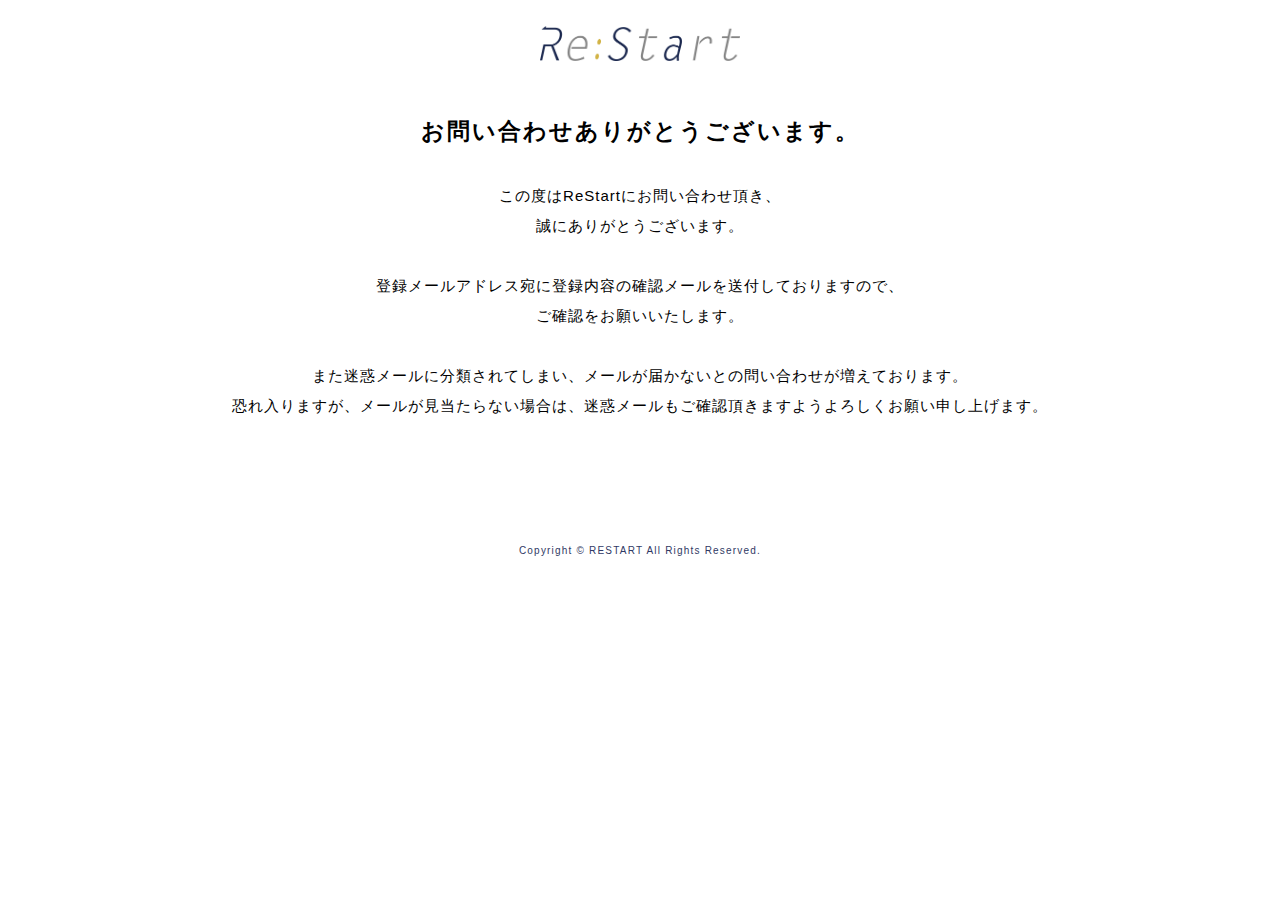
<file: thanks.html>
<!DOCTYPE html>
<html lang="ja">
<head>
<meta charset="utf-8">
<meta http-equiv="X-UA-Compatible" content="IE=edge">
<title>お問い合わせありがとうございます。</title>
<meta name="viewport" content="width=device-width, initial-scale=1.0">
<meta name="Description" content="ReStartは、キャリアコーチと一緒にキャリアプランを考える転職サービスです。" />
<link rel="shortcut icon" href="favicon.ico" />
<link rel="stylesheet" href="./assets/css/normalize.css">
<link rel="stylesheet" href="./assets/css/common.css">
<link rel="stylesheet" href="./assets/css/style.css">
</head>
<body>
<div class="thanks">
	<h1 class="logo01"><img src="./assets/img/logo.png" width="421" height="75" alt="ReStart"></h1>
  <h2>お問い合わせありがとうございます。</h2>
    <p>この度はReStartにお問い合わせ頂き、<br>誠にありがとうございます。<br><br>登録メールアドレス宛に登録内容の確認メールを送付しておりますので、<br>ご確認をお願いいたします。<br><br>また迷惑メールに分類されてしまい、メールが届かないとの問い合わせが増えております。<br>恐れ入りますが、メールが見当たらない場合は、迷惑メールもご確認頂きますようよろしくお願い申し上げます。</p>
    </div>
	<footer>
  <div class="footer">
    <p>Copyright &copy; RESTART All Rights Reserved.</p>
  </div>
</footer>
</body>
</html>
</file>
<file: assets/css/common.css>
@charset "UTF-8";
@font-face {
  font-family: futura;
  src: url("../fonts/futura_mdcn_bt_medium.ttf");
}

@font-face {
  font-family: 'Helvetica';
  font-weight: 700;
  src: url("../fonts/Helvetica-Bold.ttf");
}

@font-face {
  font-family: 'Helvetica';
  font-weight: 400;
  src: url("../fonts/Helvetica.ttf");
}

@font-face {
  font-family: 'lucida';
  font-weight: 400;
  src: url("../fonts/lucida_calligraphy_italic.ttf");
}

html {
  font-size: 10px;
}

body {
  overflow-wrap: break-word;
}

a,
a:link,
a:visited,
a:active,
a:hover,
a:hover img {
  text-decoration: none;
  color: #000;
}

a:hover {
  text-decoration: none;
}

a:hover,
a:hover img,
.img_hover:hover {
  filter: alpha(opacity=80);
  -ms-filter: "alpha(opacity=80)";
  opacity: .80;
}

a {
  color: #000;
}

img {
  vertical-align: bottom;
  max-width: 100%;
  width: auto;
  height: auto;
}

div,
p {
  /*word-break: break-all;*/
}

ul,
ol,
li {
  list-style: none;
}

html, body, div, span, applet, object, iframe,
h1, h2, h3, h4, h5, h6, p, blockquote, pre,
a, abbr, acronym, address, big, cite, code,
del, dfn, em, img, ins, kbd, q, s, samp,
small, strike, strong, sub, sup, tt, var,
b, u, i, center,
dl, dt, dd, ol, ul, li,
fieldset, form, label, legend,
table, caption, tbody, tfoot, thead, tr, th, td,
article, aside, canvas, details, embed,
figure, figcaption, footer, header, hgroup,
menu, nav, output, ruby, section, summary,
time, mark, audio, video, nav, picture {
  margin: 0;
  padding: 0;
  border: 0;
  vertical-align: baseline;
}

ul,
ol,
li {
  list-style: none;
}

body,
td,
th,
input,
textarea {
  color: #2b2b2b;
  font-family: "游ゴシック体", "Yu Gothic", YuGothic, "ヒラギノ角ゴ Pro", "Hiragino Kaku Gothic Pro", "メイリオ", Meiryo, "MS Pゴシック", "MS PGothic", sans-serif;
  font-size: 1.3rem;
  font-weight: 500;
  line-height: 1.5;
}

* {
  -moz-box-sizing: border-box;
       box-sizing: border-box;
}

h1, h2, h3, h4, h5, h6 {
  font-weight: normal;
}

figure, picture {
  line-height: 0;
}

picture {
  display: block;
}

html, body {
  width: 100%;
  height: 100%;
}

@media screen and (min-width: 769px), print {
  a[href^=tel] {
    pointer-events: none;
    text-decoration: none;
    cursor: default !important;
  }
  .show_sp {
    display: none !important;
  }
  .row {
    max-width: 1280px;
    width: 100%;
    margin: 0 auto;
  }
  .container {
    min-width: 1280px;
    overflow: hidden;
  }
  img {
    max-width: 100%;
    width: auto;
    height: auto;
  }
}

@media screen and (max-width: 768px) {
  img {
    width: 100%;
    height: auto;
  }
  .container {
    overflow: hidden;
  }
  .show_pc {
    display: none !important;
  }
  .row {
    padding-left: 3.77604vw;
    padding-right: 3.77604vw;
  }
}

.effect, .business, .isPar {
  -webkit-transition: all 1s cubic-bezier(0.23, 1, 0.32, 1);
  -moz-transition: all 1s cubic-bezier(0.23, 1, 0.32, 1);
  transition: all 1s cubic-bezier(0.23, 1, 0.32, 1);
}

.delay_03 {
  -webkit-transition: all 1s cubic-bezier(0.23, 1, 0.32, 1) 0.15s;
  -moz-transition: all 1s cubic-bezier(0.23, 1, 0.32, 1) 0.15s;
  transition: all 1s cubic-bezier(0.23, 1, 0.32, 1) 0.15s;
}

.delay_06 {
  -webkit-transition: all 1s cubic-bezier(0.23, 1, 0.32, 1) 0.3s;
  -moz-transition: all 1s cubic-bezier(0.23, 1, 0.32, 1) 0.3s;
  transition: all 1s cubic-bezier(0.23, 1, 0.32, 1) 0.3s;
}

.delay_09 {
  -webkit-transition: all 1s cubic-bezier(0.23, 1, 0.32, 1) 0.45s;
  -moz-transition: all 1s cubic-bezier(0.23, 1, 0.32, 1) 0.45s;
  transition: all 1s cubic-bezier(0.23, 1, 0.32, 1) 0.45s;
}

.delay_12 {
  -webkit-transition: all 1s cubic-bezier(0.23, 1, 0.32, 1) 0.6s;
  -moz-transition: all 1s cubic-bezier(0.23, 1, 0.32, 1) 0.6s;
  transition: all 1s cubic-bezier(0.23, 1, 0.32, 1) 0.6s;
}

.delay_15 {
  -webkit-transition: all 1s cubic-bezier(0.23, 1, 0.32, 1) 0.75s;
  -moz-transition: all 1s cubic-bezier(0.23, 1, 0.32, 1) 0.75s;
  transition: all 1s cubic-bezier(0.23, 1, 0.32, 1) 0.75s;
}

.fadeIn {
  opacity: 0;
}

.fadeIn.active {
  opacity: 1;
}

.slideUp {
  -webkit-transform: translate3d(0, 25px, 0);
     -moz-transform: translate3d(0, 25px, 0);
          transform: translate3d(0, 25px, 0);
  opacity: 0;
}

.slideUp.active {
  opacity: 1;
  -webkit-transform: translate3d(0, 0, 0);
     -moz-transform: translate3d(0, 0, 0);
          transform: translate3d(0, 0, 0);
}

.slideDown {
  -webkit-transform: translate3d(0, -50px, 0);
     -moz-transform: translate3d(0, -50px, 0);
          transform: translate3d(0, -50px, 0);
  opacity: 0;
}

.slideDown.active {
  opacity: 1;
  -webkit-transform: translate3d(0, 0, 0);
     -moz-transform: translate3d(0, 0, 0);
          transform: translate3d(0, 0, 0);
}

.slideToRight {
  -webkit-transform: translate3d(-100px, 0, 0);
     -moz-transform: translate3d(-100px, 0, 0);
          transform: translate3d(-100px, 0, 0);
  opacity: 0;
}

.slideToRight.active {
  opacity: 1;
  -webkit-transform: translate3d(0, 0, 0);
     -moz-transform: translate3d(0, 0, 0);
          transform: translate3d(0, 0, 0);
}

.slideToLeft {
  -webkit-transform: translate3d(100px, 0, 0);
     -moz-transform: translate3d(100px, 0, 0);
          transform: translate3d(100px, 0, 0);
  opacity: 0;
}

.slideToLeft.active {
  opacity: 1;
  -webkit-transform: translate3d(0, 0, 0);
     -moz-transform: translate3d(0, 0, 0);
          transform: translate3d(0, 0, 0);
}

.maskRight {
  position: relative;
  overflow: hidden;
}

.maskRight::before {
  position: absolute;
  content: "";
  width: 100%;
  height: 100%;
  left: 0;
  right: 0;
  background: #D61B55;
  z-index: 2;
  -webkit-transition-duration: 1s;
     -moz-transition-duration: 1s;
          transition-duration: 1s;
  -webkit-transition-property: -webkit-transform;
  transition-property: -webkit-transform;
  -moz-transition-property: transform, -moz-transform;
  transition-property: transform;
  transition-property: transform, -webkit-transform, -moz-transform;
  -webkit-transition-timing-function: ease;
     -moz-transition-timing-function: ease;
          transition-timing-function: ease;
}

.effect.active .maskRight::before {
  -webkit-transform: translateX(100%);
     -moz-transform: translateX(100%);
      -ms-transform: translateX(100%);
          transform: translateX(100%);
}

.effect.delay_03 .maskRight {
  -webkit-transition: all 0.6s cubic-bezier(0.59, 0.06, 0.05, 0.19) 0.3s;
  -moz-transition: all 0.6s cubic-bezier(0.59, 0.06, 0.05, 0.19) 0.3s;
  transition: all 0.6s cubic-bezier(0.59, 0.06, 0.05, 0.19) 0.3s;
}

@-webkit-keyframes fade-in-stagger {
  100% {
    -webkit-transform: translateY(0);
            transform: translateY(0);
    opacity: 1;
  }
}

@-moz-keyframes fade-in-stagger {
  100% {
    -moz-transform: translateY(0);
         transform: translateY(0);
    opacity: 1;
  }
}

@keyframes fade-in-stagger {
  100% {
    -webkit-transform: translateY(0);
       -moz-transform: translateY(0);
            transform: translateY(0);
    opacity: 1;
  }
}

@-webkit-keyframes menu_on {
  0% {
    opacity: 0;
    -webkit-transform: translateX(-30px);
            transform: translateX(-30px);
  }
  100% {
    opacity: 1;
    -webkit-transform: translateX(0);
            transform: translateX(0);
  }
}

@-moz-keyframes menu_on {
  0% {
    opacity: 0;
    -moz-transform: translateX(-30px);
         transform: translateX(-30px);
  }
  100% {
    opacity: 1;
    -moz-transform: translateX(0);
         transform: translateX(0);
  }
}

@keyframes menu_on {
  0% {
    opacity: 0;
    -webkit-transform: translateX(-30px);
       -moz-transform: translateX(-30px);
            transform: translateX(-30px);
  }
  100% {
    opacity: 1;
    -webkit-transform: translateX(0);
       -moz-transform: translateX(0);
            transform: translateX(0);
  }
}

@-webkit-keyframes fade-out-down-10 {
  0% {
    opacity: 1;
    -webkit-transform: translateY(0);
            transform: translateY(0);
  }
  100% {
    opacity: 0;
    -webkit-transform: translateY(10%);
            transform: translateY(10%);
  }
}

@-moz-keyframes fade-out-down-10 {
  0% {
    opacity: 1;
    -moz-transform: translateY(0);
         transform: translateY(0);
  }
  100% {
    opacity: 0;
    -moz-transform: translateY(10%);
         transform: translateY(10%);
  }
}

@keyframes fade-out-down-10 {
  0% {
    opacity: 1;
    -webkit-transform: translateY(0);
       -moz-transform: translateY(0);
            transform: translateY(0);
  }
  100% {
    opacity: 0;
    -webkit-transform: translateY(10%);
       -moz-transform: translateY(10%);
            transform: translateY(10%);
  }
}

@-webkit-keyframes fade-in-up-100 {
  0% {
    -webkit-transform: translate3d(0, 100%, 0);
            transform: translate3d(0, 100%, 0);
  }
  100% {
    -webkit-transform: none;
            transform: none;
  }
}

@-moz-keyframes fade-in-up-100 {
  0% {
    -moz-transform: translate3d(0, 100%, 0);
         transform: translate3d(0, 100%, 0);
  }
  100% {
    -moz-transform: none;
         transform: none;
  }
}

@keyframes fade-in-up-100 {
  0% {
    -webkit-transform: translate3d(0, 100%, 0);
       -moz-transform: translate3d(0, 100%, 0);
            transform: translate3d(0, 100%, 0);
  }
  100% {
    -webkit-transform: none;
       -moz-transform: none;
            transform: none;
  }
}
</file>
<file: assets/css/style.css>
@charset "UTF-8";
.entry h2{
	width: 100%;
	text-align: center;
	padding:130px 0 30px 0 ;
}
.container02 {
	width: 680px;
	margin: 0 auto;
	position: relative;
	padding: 30px 0 0 0;
}
table.kakunin {
	margin: 0 0 50px 0;
	float: left;
}
table.kakunin tr {
	font-size: .9rem;
	font-weight: normal;
	line-height: 1.5;
	letter-spacing: 1px;
	padding: 15px 0;
	text-align: left;
	display: block;
	float: left;
	width:100%!important;
	border-bottom:1px solid #cacaca;
	box-sizing: border-box;
}
table.kakunin th {
	font-size: .9rem;
	font-weight: normal;
	line-height: 1.5;
	letter-spacing: 1px;
	padding: 0 0 0 0;
	text-align: left;
	display: block;
	float: left;
	width:25%!important;
}
table.kakunin td {
	font-size: .9rem;
	line-height: 1.5;
	letter-spacing: 1px;
	padding: 0 0 0 0;
	text-align: left;
	display: block;
	float: left;
	width:75%!important;
}
.final_point{
	width: 100%;
	height: 0px;
	margin: 0 auto;
	text-align: center;
	background-size:cover;
	overflow: hidden;
}
.entry{
	width: 100%;
	padding: 0 0 0 0;
	text-align: center;
}
.entry h2{
	width: 100%;
	text-align: center;
	padding:130px 0 30px 0 ;
}
.entry p{
	padding:0 0 40px 0;
	display: block;
	line-height: 1.7;
	font-size: 1rem;
	color:#000;
	letter-spacing: 1px;
	width: 700px;
}

@media screen and (min-width: 769px), print {
	
  .ttl {
    text-align: center;
  }
  .ttl h2 {
    font-size: 4.2rem;
    line-height: 84px;
    font-weight: bold;
    color: #16203d;
    letter-spacing: 0.08em;
  }
  .ttl p {
    font-size: 1.7rem;
    line-height: 23px;
    font-weight: bold;
    color: #16203d;
    letter-spacing: 0.18em;
  }
  .main {
    background: #f8f8f8;
  }
  .fv {
    padding: 52px 0 130px;
  }
  .fv .sec1 {
    display: -webkit-box;
    display: -moz-box;
    display: -ms-flexbox;
    display: flex;
    -webkit-box-pack: justify;
       -moz-box-pack: justify;
        -ms-flex-pack: justify;
            justify-content: space-between;
    -webkit-box-align: center;
       -moz-box-align: center;
        -ms-flex-align: center;
            align-items: center;
  }
  .fv .sec1 .left {
    width: 522px;
    padding: 0 0 0 50px;
    position: relative;
    -webkit-transform: translateZ(0);
       -moz-transform: translateZ(0);
            transform: translateZ(0);
  }
  .fv .sec1 .left::before, .fv .sec1 .left::after {
    content: "";
    position: absolute;
  }
  .fv .sec1 .left::before {
    width: 97px;
    height: 97px;
    background: url("../img/cir01.png") 0 0 no-repeat;
    -moz-background-size: contain;
         background-size: contain;
    top: -111px;
    left: -55px;
  }
  .fv .sec1 .left::after {
    width: 64px;
    height: 62px;
    background: url("../img/cir02.png") 0 0 no-repeat;
    -moz-background-size: contain;
         background-size: contain;
    bottom: -30px;
    right: 0;
  }
  .fv .sec1 .left h1 {
    line-height: 0;
  }
  .fv .sec1 .left h1 img {
    width: 420px;
  }
  .fv .sec1 .left .txt {
    font-size: 1.7rem;
    line-height: 31px;
    font-style: italic;
    font-weight: bold;
    color: #1a274e;
    letter-spacing: 0.22em;
    margin-top: 27px;
  }
  .fv .sec1 figure {
    width: 651px;
    -moz-border-radius: 15px;
         border-radius: 15px;
    position: relative;
    -webkit-transform: translateZ(0);
       -moz-transform: translateZ(0);
            transform: translateZ(0);
  }
  .fv .sec1 figure::before {
    position: absolute;
    content: "";
    width: 100%;
    height: 100%;
    -moz-border-radius: 15px;
         border-radius: 15px;
    background: #efefef;
    left: 10px;
    top: 7px;
    z-index: -2;
  }
  .fv .sec1 figure::after {
    position: absolute;
    content: "";
    width: 87px;
    height: 161px;
    background: rgba(239, 239, 239, 0.48);
    right: -87px;
    bottom: 30px;
    z-index: -1;
  }
  .fv .sec1 figure img {
    width: 100%;
    height: auto;
  }
  .fv .sec2 {
    display: -webkit-box;
    display: -moz-box;
    display: -ms-flexbox;
    display: flex;
    -webkit-box-pack: justify;
       -moz-box-pack: justify;
        -ms-flex-pack: justify;
            justify-content: space-between;
    -webkit-box-align: start;
       -moz-box-align: start;
        -ms-flex-align: start;
            align-items: flex-start;
    margin-top: -20px;
  }
  .fv .sec2 > figure {
    width: 525px;
    position: relative;
    -webkit-transform: translateZ(0);
       -moz-transform: translateZ(0);
            transform: translateZ(0);
  }
  .fv .sec2 > figure::before {
    position: absolute;
    content: "";
    width: 100%;
    height: 100%;
    -moz-border-radius: 15px;
         border-radius: 15px;
    background: #efefef;
    left: 10px;
    top: 7px;
    z-index: -2;
  }
  .fv .sec2 > figure::after {
    position: absolute;
    content: "";
    width: 87px;
    height: 123px;
    background: rgba(239, 239, 239, 0.48);
    left: -87px;
    bottom: 50px;
    z-index: -1;
  }
  .fv .sec2 > figure img {
    width: 100%;
    height: auto;
  }
  .fv .sec2 .right {
    width: 50%;
    padding: 110px 0 0;
  }
  .fv .sec2 .right .txt {
    font-size: 3.2rem;
    line-height: 51px;
    font-style: italic;
    font-weight: bold;
    letter-spacing: 0.2em;
    color: #1a274e;
  }
  .fv .sec2 .right .txt span {
    color: #d8b740;
  }
  .fv .sec2 .right .txt::after {
    content: "";
    display: inline-block;
    width: 102px;
    height: 1px;
    background: #1a274e;
    vertical-align: middle;
    margin-left: 23px;
  }
  .fv .sec2 .right figure {
    width: 397px;
    margin-left: auto;
    margin-top: 60px;
    position: relative;
    -webkit-transform: translateZ(0);
       -moz-transform: translateZ(0);
            transform: translateZ(0);
  }
  .fv .sec2 .right figure::before {
    position: absolute;
    content: "";
    width: 100%;
    height: 100%;
    -moz-border-radius: 15px;
         border-radius: 15px;
    background: #efefef;
    left: 10px;
    top: 7px;
    z-index: -2;
  }
  .fv .sec2 .right figure img {
    width: 100%;
    height: auto;
  }
  .trouble {
    position: relative;
    -webkit-transform: translateZ(0);
       -moz-transform: translateZ(0);
            transform: translateZ(0);
  }
  .trouble > figure {
    width: 62.8125%;
    margin-left: auto;
  }
  .trouble > figure img {
    width: 100%;
    height: auto;
  }
  .trouble__pos {
    position: absolute;
    width: 100%;
    top: 0;
    left: 0;
  }
  .trouble__inner {
    width: 869px;
    padding: 89px 44px 100px 54px;
    background: #fff;
    -moz-box-shadow: 0px 0px 16px 0px rgba(0, 0, 0, 0.07);
         box-shadow: 0px 0px 16px 0px rgba(0, 0, 0, 0.07);
    -moz-border-radius: 15px;
         border-radius: 15px;
    margin-left: -105px;
    margin-top: -210px;
  }
  .trouble__inner h2 {
    text-align: center;
    font-size: 3.6rem;
    line-height: 63px;
    font-weight: bold;
    color: #000;
  }
  .trouble__inner h2 span {
    display: inline-block;
    position: relative;
    -webkit-transform: translateZ(0);
       -moz-transform: translateZ(0);
            transform: translateZ(0);
  }
  .trouble__inner h2 span::before {
    position: absolute;
    content: "";
    width: 6px;
    height: 6px;
    background: #000;
    -moz-border-radius: 50%;
         border-radius: 50%;
    left: 50%;
    -webkit-transform: translateX(-50%);
       -moz-transform: translateX(-50%);
        -ms-transform: translateX(-50%);
            transform: translateX(-50%);
    top: 0;
  }
  .trouble__inner ul {
    display: -webkit-box;
    display: -moz-box;
    display: -ms-flexbox;
    display: flex;
    -webkit-box-orient: horizontal;
    -webkit-box-direction: normal;
       -moz-box-orient: horizontal;
       -moz-box-direction: normal;
        -ms-flex-flow: row wrap;
            flex-flow: row wrap;
    -webkit-box-pack: justify;
       -moz-box-pack: justify;
        -ms-flex-pack: justify;
            justify-content: space-between;
    -webkit-box-align: start;
       -moz-box-align: start;
        -ms-flex-align: start;
            align-items: flex-start;
    margin-top: 40px;
  }
  .trouble__inner ul li {
    position: relative;
    -webkit-transform: translateZ(0);
       -moz-transform: translateZ(0);
            transform: translateZ(0);
    width: 385px;
    padding: 0 0 0 67px;
    font-size: 1.9rem;
    line-height: 29px;
    font-weight: bold;
    letter-spacing: 0.04em;
    margin-bottom: 35px;
  }
  .trouble__inner ul li::before {
    position: absolute;
    content: "";
    width: 50px;
    height: 49px;
    left: 0;
    top: 50%;
    -webkit-transform: translateY(-50%);
       -moz-transform: translateY(-50%);
        -ms-transform: translateY(-50%);
            transform: translateY(-50%);
    background: url("../img/icCheck.png") 0 0 no-repeat;
    -moz-background-size: contain;
         background-size: contain;
  }
  .trouble__inner .txt {
    text-align: center;
    font-size: 2.5rem;
    line-height: 42px;
    font-weight: bold;
    letter-spacing: 0.04em;
    color: #000000;
  }
  .trouble__inner .txt span {
    display: inline-block;
    position: relative;
    -webkit-transform: translateZ(0);
       -moz-transform: translateZ(0);
            transform: translateZ(0);
    color: #1a274e;
  }
  .trouble__inner .txt span::after {
    position: absolute;
    content: "";
    width: 100%;
    height: 11px;
    background: #e8c958;
    left: 0;
    bottom: 8px;
    z-index: -1;
  }
  .challenges {
    margin-top: 160px;
    position: relative;
    -webkit-transform: translateZ(0);
       -moz-transform: translateZ(0);
            transform: translateZ(0);
  }
  .challenges > figure {
    width: 67.1875%;
    -moz-border-radius: 0 15px 15px 0;
         border-radius: 0 15px 15px 0;
    overflow: hidden;
  }
  .challenges > figure img {
    width: 100%;
    height: 680px;
    object-fit: cover;
  }
  .challenges__pos {
    position: absolute;
    width: 100%;
    top: 0;
    left: 0;
    padding: 150px 0 0;
  }
  .challenges__row {
    display: -webkit-box;
    display: -moz-box;
    display: -ms-flexbox;
    display: flex;
    -webkit-box-pack: justify;
       -moz-box-pack: justify;
        -ms-flex-pack: justify;
            justify-content: space-between;
  }
  .challenges__row ._left {
    width: 50%;
  }
  .challenges__row ._left h2 {
    font-size: 4.1rem;
    line-height: 86px;
    letter-spacing: 0.06em;
    color: #fff;
    font-weight: bold;
  }
  .challenges__row ._left h2:first-letter {
    font-size: 6.2rem;
    color: #d8b740;
    letter-spacing: 0.12em;
  }
  .challenges__row ._left .txt {
    font-size: 1.6rem;
    line-height: 30px;
    color: #fff;
    font-weight: bold;
    letter-spacing: 0.02em;
    padding: 0 120px 0 0;
  }
  .challenges__row ._right {
    width: 50%;
    position: relative;
    -webkit-transform: translateZ(0);
       -moz-transform: translateZ(0);
            transform: translateZ(0);
    padding: 66px 0;
    counter-reset: dl;
  }
  .challenges__row ._right::after {
    position: absolute;
    content: "";
    background: #fff;
    -moz-box-shadow: 0px 0px 16px 0px rgba(0, 0, 0, 0.07);
         box-shadow: 0px 0px 16px 0px rgba(0, 0, 0, 0.07);
    width: -webkit-calc(100% + 107px + 95px);
    width: -moz-calc(100% + 107px + 95px);
    width: calc(100% + 107px + 95px);
    height: 100%;
    left: -107px;
    top: 0;
    z-index: -1;
    -moz-border-radius: 15px;
         border-radius: 15px;
  }
  .challenges__row ._right dl {
    counter-increment: dl;
  }
  .challenges__row ._right dl + dl {
    margin-top: 45px;
  }
  .challenges__row ._right dl dt {
    font-size: 2.5rem;
    line-height: 80px;
    font-weight: bold;
    color: #16203d;
    letter-spacing: 0.06em;
    position: relative;
    -webkit-transform: translateZ(0);
       -moz-transform: translateZ(0);
            transform: translateZ(0);
    padding: 0 0 0 101px;
  }
  .challenges__row ._right dl dt::before {
    position: absolute;
    content: counter(dl);
    width: 80px;
    height: 80px;
    display: -webkit-box;
    display: -moz-box;
    display: -ms-flexbox;
    display: flex;
    -webkit-box-pack: center;
       -moz-box-pack: center;
        -ms-flex-pack: center;
            justify-content: center;
    -webkit-box-align: center;
       -moz-box-align: center;
        -ms-flex-align: center;
            align-items: center;
    font-size: 3.3rem;
    letter-spacing: 0.02em;
    font-weight: bold;
    color: #16203d;
    -moz-border-radius: 50%;
         border-radius: 50%;
    border: 2px solid #16203d;
    left: 0;
    top: 0;
    z-index: -2;
  }
  .challenges__row ._right dl dt::after {
    position: absolute;
    content: "課題";
    font-size: 1.6rem;
    line-height: 1;
    font-weight: bold;
    color: #16203d;
    letter-spacing: 0.02em;
    display: inline-block;
    background: #fff;
    padding: 0 5px;
    top: -2px;
    left: 20px;
  }
  .challenges__row ._right dl dd {
    font-size: 1.7rem;
    line-height: 27px;
    letter-spacing: 0.02em;
    font-weight: bold;
    color: #000;
    margin-top: 25px;
  }
  .challenges__row ._right dl dd span {
    color: #8b6e05;
  }
  .points {
    padding-top: 185px;
    background: #f8f8f8;
  }
  .points__row {
    margin-top: 54px;
    padding: 0 70px 40px;
    display: -webkit-box;
    display: -moz-box;
    display: -ms-flexbox;
    display: flex;
    position: relative;
    -webkit-transform: translateZ(0);
       -moz-transform: translateZ(0);
            transform: translateZ(0);
  }
  .points__row::after {
    position: absolute;
    content: "";
    width: 100%;
    height: 135px;
    background: rgba(22, 32, 61, 0.12);
    bottom: 0;
    left: 0;
    z-index: -1;
    -moz-border-radius: 15px;
         border-radius: 15px;
  }
  .points__row article {
    background: #fff;
    -moz-border-radius: 15px;
         border-radius: 15px;
    -moz-box-shadow: 0 0 16px 0 rgba(0, 0, 0, 0.07);
         box-shadow: 0 0 16px 0 rgba(0, 0, 0, 0.07);
    width: 348px;
    padding: 93px 41px 41px 35px;
    position: relative;
    -webkit-transform: translateZ(0);
       -moz-transform: translateZ(0);
            transform: translateZ(0);
  }
  .points__row article::before {
    position: absolute;
    content: "";
    width: 113px;
    height: 31px;
    top: 30px;
    left: -9px;
  }
  .points__row article:nth-of-type(1)::before {
    background: url("../img/point01.png") 0 0 no-repeat;
    -moz-background-size: contain;
         background-size: contain;
  }
  .points__row article:nth-of-type(2)::before {
    background: url("../img/point02.png") 0 0 no-repeat;
    -moz-background-size: contain;
         background-size: contain;
  }
  .points__row article:nth-of-type(3)::before {
    background: url("../img/point03.png") 0 0 no-repeat;
    -moz-background-size: contain;
         background-size: contain;
  }
  .points__row article:not(:last-child) {
    margin-right: 52px;
  }
  .points__row article h3 {
    font-size: 2.4rem;
    line-height: 34px;
    font-weight: bold;
    color: #16203d;
    letter-spacing: 0.04em;
    position: relative;
    -webkit-transform: translateZ(0);
       -moz-transform: translateZ(0);
            transform: translateZ(0);
    padding: 0 0 12px;
  }
  .points__row article h3::after {
    position: absolute;
    content: "";
    width: 73px;
    height: 1px;
    background: #16203d;
    left: 0;
    bottom: 0;
  }
  .points__row article .txt {
    font-size: 1.6rem;
    line-height: 30px;
    letter-spacing: 0.14em;
    font-weight: bold;
    color: #000;
    margin-top: 17px;
  }
  .points__row article .btnMore {
    display: -webkit-box;
    display: -moz-box;
    display: -ms-flexbox;
    display: flex;
    -webkit-box-pack: center;
       -moz-box-pack: center;
        -ms-flex-pack: center;
            justify-content: center;
    -webkit-box-align: center;
       -moz-box-align: center;
        -ms-flex-align: center;
            align-items: center;
    margin-top: 17px;
  }
  .points__row article .btnMore a {
    display: -webkit-inline-box;
    display: -moz-inline-box;
    display: -ms-inline-flexbox;
    display: inline-flex;
    -webkit-box-pack: center;
       -moz-box-pack: center;
        -ms-flex-pack: center;
            justify-content: center;
    -webkit-box-align: center;
       -moz-box-align: center;
        -ms-flex-align: center;
            align-items: center;
    width: 120px;
    height: 32px;
    -moz-border-radius: 15px;
         border-radius: 15px;
    font-size: 2rem;
    letter-spacing: 0.04em;
    color: #16203d;
    font-weight: bold;
    background: #e7e7e7;
  }
  .services {
    background: url("../img/circle.png") center bottom no-repeat #f8f8f8;
    -moz-background-size: contain;
         background-size: contain;
    padding: 170px 0 165px;
  }
  .services__row {
    margin-top: 60px;
    counter-reset: ar;
  }
  .services__row article {
    counter-increment: ar;
    display: -webkit-box;
    display: -moz-box;
    display: -ms-flexbox;
    display: flex;
    -webkit-box-pack: center;
       -moz-box-pack: center;
        -ms-flex-pack: center;
            justify-content: center;
  }
  .services__row article:nth-child(1) {
    padding-left: 45px;
    -webkit-box-align: center;
       -moz-box-align: center;
        -ms-flex-align: center;
            align-items: center;
  }
  .services__row article:nth-child(1) figure {
    width: 381px;
    margin-right: 36px;
  }
  .services__row article:nth-child(1) figure img {
    width: 100%;
    height: auto;
  }
  .services__row article:nth-child(2) {
    -webkit-box-orient: horizontal;
    -webkit-box-direction: reverse;
       -moz-box-orient: horizontal;
       -moz-box-direction: reverse;
        -ms-flex-direction: row-reverse;
            flex-direction: row-reverse;
    -webkit-box-align: end;
       -moz-box-align: end;
        -ms-flex-align: end;
            align-items: flex-end;
    margin-top: 76px;
  }
  .services__row article:nth-child(2) figure {
    width: 347px;
    margin-left: 80px;
  }
  .services__row article:nth-child(2) figure img {
    width: 100%;
    height: auto;
  }
  .services__row article:nth-child(3) {
    -webkit-box-align: end;
       -moz-box-align: end;
        -ms-flex-align: end;
            align-items: flex-end;
    margin-top: 74px;
  }
  .services__row article:nth-child(3) figure {
    width: 357px;
    margin-right: 73px;
  }
  .services__row article:nth-child(3) figure img {
    width: 100%;
    height: auto;
  }
  .services__row article .ar {
    width: 556px;
    padding: 40px 22px 29px 55px;
    position: relative;
    -webkit-transform: translateZ(0);
       -moz-transform: translateZ(0);
            transform: translateZ(0);
  }
  .services__row article .ar::after {
    position: absolute;
    content: "";
    width: 100%;
    height: 100%;
    -moz-border-radius: 15px;
         border-radius: 15px;
    background: #fff;
    top: 0;
    left: 0;
    z-index: -1;
  }
  .services__row article .ar::before {
    position: absolute;
    content: "";
    width: 100%;
    height: 100%;
    -moz-border-radius: 15px;
         border-radius: 15px;
    background: rgba(228, 229, 233, 0.9);
    top: 8px;
    left: 6px;
    z-index: -2;
  }
  .services__row article .ar h3 {
    padding: 0 0 0 45px;
    font-size: 2.6rem;
    line-height: 34px;
    font-weight: bold;
    color: #16203d;
    letter-spacing: 0.04em;
    position: relative;
    -webkit-transform: translateZ(0);
       -moz-transform: translateZ(0);
            transform: translateZ(0);
  }
  .services__row article .ar h3::before {
    position: absolute;
    content: counter(ar) ".";
    font-size: 4.4rem;
    line-height: 34px;
    color: #16203d;
    letter-spacing: 0.04em;
    left: 0;
    top: 0;
  }
  .services__row article .ar .txt {
    font-size: 1.5rem;
    line-height: 26px;
    letter-spacing: 0.1em;
    font-weight: bold;
    margin-top: 15px;
    color: #16203d;
  }
  .price {
    padding: 207px 0 187px;
    background: url("../img/img05.jpg") center no-repeat;
    -moz-background-size: cover;
         background-size: cover;
  }
  .price__inner {
    max-width: 637px;
    width: 100%;
    margin: auto;
    padding: 60px 0;
    text-align: center;
    background: #fff;
    -moz-border-radius: 15px;
         border-radius: 15px;
    -moz-box-shadow: 0px 0px 16px 0px rgba(0, 0, 0, 0.07);
         box-shadow: 0px 0px 16px 0px rgba(0, 0, 0, 0.07);
  }
  .price__yen {
    font-size: 9.5rem;
    line-height: 1;
    font-weight: bold;
    color: #d1b243;
    margin-top: 28px;
  }
  .price__yen span {
    font-size: 6.9rem;
  }
  .price__yen small {
    font-size: 1.8rem;
    color: #16203d;
  }
  .coach {
    padding: 150px 0 130px;
    background: url("../img/bg.png") 0 0 repeat-y;
    -moz-background-size: 100% auto;
         background-size: 100% auto;
  }
  .coach__row {
    max-width: 1065px;
    width: 100%;
    margin-left: auto;
    margin-right: auto;
    margin-top: 48px;
  }
  .coach__row article {
    padding: 61px 49px 56px 59px;
    display: -webkit-box;
    display: -moz-box;
    display: -ms-flexbox;
    display: flex;
    -webkit-box-pack: justify;
       -moz-box-pack: justify;
        -ms-flex-pack: justify;
            justify-content: space-between;
    position: relative;
    -webkit-transform: translateZ(0);
       -moz-transform: translateZ(0);
            transform: translateZ(0);
    background: #fff;
    -moz-border-radius: 15px;
         border-radius: 15px;
    -moz-box-shadow: 0px 0px 16px 0px rgba(0, 0, 0, 0.07);
         box-shadow: 0px 0px 16px 0px rgba(0, 0, 0, 0.07);
  }
  .coach__row article figure {
    width: 197px;
    margin-right: 40px;
  }
  .coach__row article figure img {
    width: 100%;
    height: auto;
  }
  .coach__row article .ar {
    width: -webkit-calc(100% - 197px - 40px);
    width: -moz-calc(100% - 197px - 40px);
    width: calc(100% - 197px - 40px);
  }
  .coach__row article .ar > p {
    font-size: 1.6rem;
    line-height: 26px;
    font-weight: bold;
    color: #1a274e;
    letter-spacing: 0.16em;
  }
  .coach__row article .ar h3 {
    font-size: 2.3rem;
    line-height: 40px;
    font-weight: bold;
    color: #1a274e;
    letter-spacing: 0.16em;
  }
  .coach__row article .ar h3 small {
    font-size: 1.6rem;
  }
  .coach__row article .ar .txt {
    font-size: 1.6rem;
    line-height: 26px;
    font-weight: bold;
    letter-spacing: 0.16em;
    color: #2b2b2b;
    margin-top: 15px;
  }
  .coach__row article .ar .txt.hasMore {
    max-height: 156px;
    overflow: hidden;
    -webkit-transition: all 0.3s ease;
    -moz-transition: all 0.3s ease;
    transition: all 0.3s ease;
  }
  .coach__row article .ar .txt.hasMore.open {
    max-height: 1000px;
  }
  .coach__row article .more {
    position: absolute;
    display: -webkit-inline-box;
    display: -moz-inline-box;
    display: -ms-inline-flexbox;
    display: inline-flex;
    width: 175px;
    height: 50px;
    -webkit-box-pack: center;
       -moz-box-pack: center;
        -ms-flex-pack: center;
            justify-content: center;
    -webkit-box-align: center;
       -moz-box-align: center;
        -ms-flex-align: center;
            align-items: center;
    background: #fff;
    -moz-border-radius: 23px;
         border-radius: 23px;
    left: 50%;
    -webkit-transform: translateX(-50%);
       -moz-transform: translateX(-50%);
        -ms-transform: translateX(-50%);
            transform: translateX(-50%);
    bottom: -25px;
    cursor: pointer;
    font-size: 2rem;
    color: #16203d;
    font-weight: bold;
    letter-spacing: 0.04em;
  }
  .coach__row article + article {
    margin-top: 48px;
  }
  .contact {
    padding: 110px 0 90px;
  }
  .contact__form {
    max-width: 750px;
    width: 100%;
    margin-left: auto;
    margin-right: auto;
    margin-top: 50px;
    display: -webkit-box;
    display: -moz-box;
    display: -ms-flexbox;
    display: flex;
    -webkit-box-orient: horizontal;
    -webkit-box-direction: normal;
       -moz-box-orient: horizontal;
       -moz-box-direction: normal;
        -ms-flex-flow: row wrap;
            flex-flow: row wrap;
    -ms-flex-pack: distribute;
        justify-content: space-around;
  }
  .contact__form dl {
    width: 360px;
    margin-bottom: 27px;
    font-weight: bold;
  }
  .contact__form dl.full {
    width: 100%;
  }
  .contact__form dl dt {
    font-size: 1.6rem;
    line-height: 36px;
    color: #000;
    letter-spacing: 0.02em;
  }
  .contact__form dl dt.required::after {
    content: "必須";
    font-size: 1.2rem;
    line-height: 18px;
    width: 39px;
    height: 18px;
    text-align: center;
    color: #9a0000;
    font-weight: medium;
    border: 1px solid #9a0000;
    display: inline-block;
    margin-left: 9px;
  }
  .contact__form dl dt.any::after {
    content: "任意";
    font-size: 1.2rem;
    line-height: 18px;
    width: 39px;
    height: 18px;
    text-align: center;
    color: #636363;
    font-weight: medium;
    border: 1px solid #636363;
    display: inline-block;
    margin-left: 9px;
  }
  .contact__form dl dd {
    margin-top: 9px;
  }
  .contact__form dl dd input, .contact__form dl dd textarea {
    width: 100%;
    border: 1px solid #dedede;
    -moz-border-radius: 6px;
         border-radius: 6px;
    background: #fff;
    padding: 10px 16px;
    font-size: 1.5rem;
    line-height: 25px;
    outline: none;
  }
  .contact__form dl dd input::-webkit-input-placeholder, .contact__form dl dd textarea::-webkit-input-placeholder {
    opacity: 1;
    color: #b9b9b9;
  }
  .contact__form dl dd input::-moz-placeholder, .contact__form dl dd textarea::-moz-placeholder {
    opacity: 1;
    color: #b9b9b9;
  }
  .contact__form dl dd input:-ms-input-placeholder, .contact__form dl dd textarea:-ms-input-placeholder {
    opacity: 1;
    color: #b9b9b9;
  }
  .contact__form dl dd input::placeholder, .contact__form dl dd textarea::placeholder {
    opacity: 1;
    color: #b9b9b9;
  }
  .contact__form dl dd textarea {
    height: 193px;
    resize: none;
  }
  .contact__form dl dd .ilf {
    display: -webkit-box;
    display: -moz-box;
    display: -ms-flexbox;
    display: flex;
    -webkit-box-align: center;
       -moz-box-align: center;
        -ms-flex-align: center;
            align-items: center;
  }
  .contact__form dl dd .ilf span {
    font-size: 1.6rem;
    line-height: 1;
    font-weight: bold;
    display: inline-block;
    margin-left: 8px;
  }
  .contact__form dl dd .ilf span + .wrapSel {
    margin-left: 8px;
  }
  .contact__form dl dd .ilf .wrapSel {
    min-width: 62px;
    position: relative;
    -webkit-transform: translateZ(0);
       -moz-transform: translateZ(0);
            transform: translateZ(0);
    background: #fff;
    -moz-border-radius: 6px;
         border-radius: 6px;
  }
  .contact__form dl dd .ilf .wrapSel.year {
    width: 137px;
  }
  .contact__form dl dd .ilf .wrapSel.full {
    width: 100%;
  }
  .contact__form dl dd .ilf .wrapSel::after {
    position: absolute;
    content: "";
    width: 8px;
    height: 7px;
    background: url("../img/icArrow.png") 0 0 no-repeat;
    -moz-background-size: contain;
         background-size: contain;
    top: 50%;
    -webkit-transform: translateY(-50%);
       -moz-transform: translateY(-50%);
        -ms-transform: translateY(-50%);
            transform: translateY(-50%);
    right: 10px;
  }
  .contact__form dl dd .ilf .wrapSel select {
    -webkit-appearance: none;
       -moz-appearance: none;
            appearance: none;
    font-size: 1.5rem;
    line-height: 46px;
    border: none;
    -moz-border-radius: 6px;
         border-radius: 6px;
    padding: 0 15px;
    color: #000;
    width: 100%;
    outline: none;
  }
  .contact__form .privacy {
    width: 100%;
    text-align: center;
  }
  .contact__form .privacy label {
    display: -webkit-inline-box;
    display: -moz-inline-box;
    display: -ms-inline-flexbox;
    display: inline-flex;
    -webkit-box-pack: center;
       -moz-box-pack: center;
        -ms-flex-pack: center;
            justify-content: center;
    -webkit-box-align: center;
       -moz-box-align: center;
        -ms-flex-align: center;
            align-items: center;
    font-size: 1.6rem;
    line-height: 1.5;
    font-weight: bold;
    color: #000;
  }
  .contact__form .privacy label span {
    display: inline-block;
    margin-left: 10px;
  }
  .contact__form .privacy label span a {
    color: #000;
    text-decoration: underline;
  }
  .contact__form .btnForm {
    width: 100%;
    margin-top: 39px;
    display: -webkit-box;
    display: -moz-box;
    display: -ms-flexbox;
    display: flex;
    -webkit-box-pack: center;
       -moz-box-pack: center;
        -ms-flex-pack: center;
            justify-content: center;
  }
  .contact__form .btnForm button {
    display: -webkit-inline-box;
    display: -moz-inline-box;
    display: -ms-inline-flexbox;
    display: inline-flex;
    width: 305px;
    height: 72px;
    -moz-border-radius: 36px;
         border-radius: 36px;
    -webkit-box-pack: center;
       -moz-box-pack: center;
        -ms-flex-pack: center;
            justify-content: center;
    -webkit-box-align: center;
       -moz-box-align: center;
        -ms-flex-align: center;
            align-items: center;
    font-size: 1.8rem;
    font-weight: bold;
    background: #fff;
    color: #16203d;
    letter-spacing: 0.02em;
    border: none;
    -moz-box-shadow: 0px 0px 18px 0px rgba(0, 59, 35, 0.18);
         box-shadow: 0px 0px 18px 0px rgba(0, 59, 35, 0.18);
    cursor: pointer;
    -webkit-transition: all 0.3s ease;
    -moz-transition: all 0.3s ease;
    transition: all 0.3s ease;
  }
  .contact__form .btnForm button:hover {
    opacity: 0.7;
  }
  .footer {
    padding: 25px 0;
    text-align: center;
    color: #303964;
    font-size: 1rem;
    line-height: 1;
    letter-spacing: 0.12em;
    font-weight: medium;
  }
  .footer .goContact {
    position: fixed;
    bottom: -200px;
    right: 5px;
    width: 193px;
    -webkit-transition: all 0.3s ease;
    -moz-transition: all 0.3s ease;
    transition: all 0.3s ease;
  }
  .footer .goContact.active {
    bottom: 10px;
  }
  .footer .goContact a {
    display: block;
    line-height: 0;
  }
  .footer .goContact a img {
    width: 193px;
  }
  .modal {
    position: fixed;
    top: 50%;
    left: 50%;
    width: 50%;
    max-width: 715px;
    height: auto;
    z-index: 2000;
    visibility: hidden;
    -webkit-transform: translateX(-50%) translateY(-50%);
       -moz-transform: translateX(-50%) translateY(-50%);
        -ms-transform: translateX(-50%) translateY(-50%);
            transform: translateX(-50%) translateY(-50%);
    -moz-border-radius: 6px;
         border-radius: 6px;
  }
  .modal .main_modal {
    padding: 35px 41px;
    -moz-border-radius: 6px;
         border-radius: 6px;
    -moz-box-shadow: 0px 0px 16px 0px rgba(0, 0, 0, 0.07);
         box-shadow: 0px 0px 16px 0px rgba(0, 0, 0, 0.07);
    background: #fff;
  }
  .modal .main_modal .point {
    text-align: center;
    line-height: 0;
  }
  .modal .main_modal .point img {
    height: 27px;
    width: auto;
  }
  .modal .main_modal h3 {
    text-align: center;
    font-size: 2.4rem;
    line-height: 34px;
    font-weight: bold;
    color: #16203d;
    margin-top: 17px;
  }
  .modal .main_modal h3 span {
    display: inline-block;
    position: relative;
    -webkit-transform: translateZ(0);
       -moz-transform: translateZ(0);
            transform: translateZ(0);
  }
  .modal .main_modal h3 span::after {
    position: absolute;
    content: "";
    width: 100%;
    height: 11px;
    background: #e8c958;
    left: 0;
    bottom: 3px;
    z-index: -1;
  }
  .modal .main_modal .txt {
    font-size: 1.6rem;
    line-height: 30px;
    font-weight: bold;
    letter-spacing: 0.14em;
    color: #000;
    margin-top: 28px;
  }
  .modal .main_modal .txt span {
    color: #8b6e05;
  }
  .modal .main_modal .btn_close {
    display: -webkit-box;
    display: -moz-box;
    display: -ms-flexbox;
    display: flex;
    -webkit-box-pack: center;
       -moz-box-pack: center;
        -ms-flex-pack: center;
            justify-content: center;
    -webkit-box-align: center;
       -moz-box-align: center;
        -ms-flex-align: center;
            align-items: center;
    width: 120px;
    height: 32px;
    -moz-border-radius: 16px;
         border-radius: 16px;
    color: #fff;
    text-transform: uppercase;
    font-size: 1.5rem;
    letter-spacing: 0.04em;
    background: #16203d;
    font-weight: bold;
    margin-left: auto;
    margin-right: auto;
    margin-top: 30px;
    cursor: pointer;
  }
  .modal .m_in {
    -moz-box-sizing: border-box;
         box-sizing: border-box;
    background: #fff;
    -webkit-transform: scale(2);
       -moz-transform: scale(2);
        -ms-transform: scale(2);
            transform: scale(2);
    -moz-border-radius: 6px;
         border-radius: 6px;
    opacity: 0;
    -webkit-transition: all 0.3s;
    -moz-transition: all 0.3s;
    transition: all 0.3s;
  }
  .modal.open {
    visibility: visible;
  }
  .modal.open .m_in {
    -webkit-transform: scale(1);
       -moz-transform: scale(1);
        -ms-transform: scale(1);
            transform: scale(1);
    opacity: 1;
  }
	
	
	
	.thanks{
	width: 100%;
	margin: 0 auto 100px auto;
	text-align: center;
}
.thanks h2{
	width: 100%;
	line-height: 1.7;
	font-size: 2.3rem;
	color:#000;
	letter-spacing: 2px;
	padding:40px 0 30px 0 ;
	font-weight: bold;
}
.thanks p{
	padding:0 0 0 0 ;
	display: block;
	line-height: 2;
	font-size: 1.5rem;
	color:#000;
	letter-spacing: 1px;
}
.logo01 {
	padding:2% 0 0 0 ;
	ext-align: center;
	width: 100%;
}
.logo01 img{
	max-width: 200px;
	height:auto;
}
	
.privacy{
	width: 1024px;
	height: auto;
	margin: 0 auto 0 auto;
}

.privacy h2{
	width: 100%;
	text-align: center;
	font-size: 4.2rem;
    line-height: 84px;
    font-weight: bold;
    color: #16203d;
    letter-spacing: 0.08em;
}
.privacy p.popo{
	width: 100%;
	text-align: center;
	font-size: 1.7rem;
    line-height: 23px;
    font-weight: bold;
    color: #16203d;
    letter-spacing: 0.18em;
	padding:0 0 50px 0;
}
.privacy h3{
	width: 100%;
	padding:35px 0 5px 0;
	display: block;
	line-height: 1.8;
	font-size: 1.7rem;
	text-align: left;
	font-weight: bold;
	color:#16203d;
	letter-spacing: 1px;
	border-bottom:1px solid #16203d;
	margin-bottom:10px;
}
.privacy p{
	width: 100%;
	padding:0 0 0 0;
	display: block;
	line-height: 1.8;
	font-size: 1.5rem;
	text-align: left;
	color:#000;
	letter-spacing: 1px;
}
}

@media screen and (max-width: 768px) {
	.entry h2{
	width: 100%;
	padding:10% 0 0 0 ;
}
	.container02 {
	width: 100%;
	margin: 0 auto;
	position: relative;
	padding: 30px 0 0 0;
}
.privacy{
	width: 90%;
	height: auto;
	margin: 0 5% 10% 5%;
}

.privacy h2{
	width: 100%;
	height: auto;
	text-align: center;
	padding:10% 0 0 0 ;
	font-size: 5.33854vw;
    line-height: 11.06771vw;
    font-weight: bold;
    color: #16203d;
    letter-spacing: 0.08em;
}
.privacy h2 img{
	width: 70%;
	height: auto;
}
.privacy h3{
	width: 100%;
	padding:5% 0 5px 0;
	display: block;
	line-height: 1.6;
	font-size: 2rem;
	text-align: left;
	font-weight: bold;
	color:#303964;
	letter-spacing: 1px;
	border-bottom:1px solid #303964;
	margin-bottom:10px;
}
p.privacy01{
	width: 100%;
	padding:0 0 0 0;
	display: block;
	line-height: 1.6;
	font-size: 1.5rem;
	text-align: left;
	color:#000;
	margin-bottom:5%;
}
.privacy p.popo{
	width: 100%;
	display: block;
	text-align: center;
	font-size: 2.21354vw;
    line-height: 2.99479vw;
    font-weight: bold;
    color: #16203d;
    letter-spacing: 0.18em;
	padding:0 0 8% 0 ;
}
.privacy p{
	width: 100%;
	padding:0 0 0 0;
	display: block;
	line-height: 1.6;
	font-size: 1.5rem;
	text-align: left;
	color:#000;
	letter-spacing: 1px;
}
  .ttl {
    text-align: center;
  }
  .ttl h2 {
    font-size: 5.33854vw;
    line-height: 11.06771vw;
    font-weight: bold;
    color: #16203d;
    letter-spacing: 0.08em;
  }
  .ttl p {
    font-size: 2.21354vw;
    line-height: 2.99479vw;
    font-weight: bold;
    color: #16203d;
    letter-spacing: 0.18em;
  }
  .main {
    background: #f8f8f8;
  }
  .fv {
    padding: 4.6875vw 4.6875vw 17.57812vw;
  }
  .fv .sec__row {
    padding: 0;
  }
  .fv .sec1 {
    display: -webkit-box;
    display: -moz-box;
    display: -ms-flexbox;
    display: flex;
    -webkit-box-orient: vertical;
    -webkit-box-direction: reverse;
       -moz-box-orient: vertical;
       -moz-box-direction: reverse;
        -ms-flex-direction: column-reverse;
            flex-direction: column-reverse;
  }
  .fv .sec1 .left {
    width: 100%;
    position: relative;
    -webkit-transform: translateZ(0);
       -moz-transform: translateZ(0);
            transform: translateZ(0);
    text-align: center;
    margin-top: 13.93229vw;
    padding: 0 0 8.46354vw;
  }
  .fv .sec1 .left::before, .fv .sec1 .left::after {
    content: "";
    position: absolute;
  }
  .fv .sec1 .left::before {
    width: 10.28646vw;
    height: 10.28646vw;
    background: url("../img/cir01.png") 0 0 no-repeat;
    -moz-background-size: contain;
         background-size: contain;
    top: -5.98958vw;
    left: 5.72917vw;
  }
  .fv .sec1 .left::after {
    width: 10.9375vw;
    height: 7.94271vw;
    background: url("../img/cir02_sp.png") 0 0 no-repeat;
    -moz-background-size: contain;
         background-size: contain;
    bottom: 0;
    right: 0;
  }
  .fv .sec1 .left h1 {
    line-height: 0;
  }
  .fv .sec1 .left h1 img {
    width: 47.26562vw;
  }
  .fv .sec1 .left .txt {
    font-size: 2.99479vw;
    line-height: 5.33854vw;
    font-style: italic;
    font-weight: bold;
    color: #1a274e;
    letter-spacing: 0.22em;
    margin-top: 3.51562vw;
  }
  .fv .sec1 figure {
    width: 53.90625vw;
    -moz-border-radius: 1.95312vw;
         border-radius: 1.95312vw;
    position: relative;
    -webkit-transform: translateZ(0);
       -moz-transform: translateZ(0);
            transform: translateZ(0);
  }
  .fv .sec1 figure::before {
    position: absolute;
    content: "";
    width: 100%;
    height: 100%;
    -moz-border-radius: 1.95312vw;
         border-radius: 1.95312vw;
    background: #efefef;
    left: 0.91146vw;
    top: 0.78125vw;
    z-index: -2;
  }
  .fv .sec1 figure::after {
    position: absolute;
    content: "";
    width: 53.90625vw;
    height: 13.28125vw;
    background: rgba(190, 197, 214, 0.48);
    left: -7.03125vw;
    bottom: 4.42708vw;
    z-index: -1;
  }
  .fv .sec1 figure img {
    width: 100%;
    height: auto;
  }
  .fv .sec2 {
    display: -webkit-box;
    display: -moz-box;
    display: -ms-flexbox;
    display: flex;
    -webkit-box-pack: justify;
       -moz-box-pack: justify;
        -ms-flex-pack: justify;
            justify-content: space-between;
    -webkit-box-align: center;
       -moz-box-align: center;
        -ms-flex-align: center;
            align-items: center;
    position: relative;
    z-index: 2;
  }
  .fv .sec2 > figure {
    width: 44.92188vw;
    position: relative;
    -webkit-transform: translateZ(0);
       -moz-transform: translateZ(0);
            transform: translateZ(0);
  }
  .fv .sec2 > figure::before {
    position: absolute;
    content: "";
    width: 100%;
    height: 100%;
    -moz-border-radius: 1.95312vw;
         border-radius: 1.95312vw;
    background: #efefef;
    left: 0.78125vw;
    top: 0.91146vw;
    z-index: -2;
  }
  .fv .sec2 > figure::after {
    position: absolute;
    content: "";
    width: 44.92188vw;
    height: 13.28125vw;
    background: rgba(190, 197, 214, 0.48);
    left: -7.03125vw;
    bottom: 4.42708vw;
    z-index: -1;
  }
  .fv .sec2 > figure img {
    width: 100%;
    height: auto;
  }
  .fv .sec2 .right {
    width: 50%;
  }
  .fv .sec2 .right .txt {
    font-size: 3.5vw;
    line-height: 6.64062vw;
    font-style: italic;
    font-weight: bold;
    letter-spacing: 0.2em;
    color: #1a274e;
    padding: 0 0 0 3.90625vw;
  }
  .fv .sec2 .right .txt span {
    color: #d8b740;
  }
  .fv .sec2 .right .txt::after {
    content: "";
    display: inline-block;
    width: 13.28125vw;
    height: 1px;
    background: #1a274e;
    vertical-align: middle;
    margin-left: 2.08333vw;
  }
  .fv .sec2 .right figure {
    width: 39.84375vw;
    margin-left: auto;
    position: relative;
    -webkit-transform: translateZ(0);
       -moz-transform: translateZ(0);
            transform: translateZ(0);
    position: absolute;
    right: 1.30208vw;
    top: -63.80208vw;
  }
  .fv .sec2 .right figure::before {
    position: absolute;
    content: "";
    width: 100%;
    height: 100%;
    -moz-border-radius: 1.95312vw;
         border-radius: 1.95312vw;
    background: #efefef;
    left: 0.78125vw;
    top: 0.91146vw;
    z-index: -2;
  }
  .fv .sec2 .right figure::after {
    position: absolute;
    content: "";
    width: 39.84375vw;
    height: 13.28125vw;
    background: rgba(190, 197, 214, 0.48);
    right: -50%;
    bottom: 4.42708vw;
    z-index: -1;
  }
  .fv .sec2 .right figure img {
    width: 100%;
    height: auto;
  }
  .trouble {
    position: relative;
    -webkit-transform: translateZ(0);
       -moz-transform: translateZ(0);
            transform: translateZ(0);
  }
  .trouble > figure {
    width: 100%;
  }
  .trouble > figure img {
    width: 100%;
    height: auto;
  }
  .trouble__inner {
    width: 100%;
    padding: 9.76562vw 5.46875vw 8.72396vw 4.81771vw;
    background: #fff;
    -moz-box-shadow: 0px 0px 16px 0px rgba(0, 0, 0, 0.07);
         box-shadow: 0px 0px 16px 0px rgba(0, 0, 0, 0.07);
    -moz-border-radius: 1.95312vw;
         border-radius: 1.95312vw;
    margin-top: -50.13021vw;
    position: relative;
  }
  .trouble__inner h2 {
    text-align: center;
    font-size: 5.20833vw;
    line-height: 9.24479vw;
    font-weight: bold;
    color: #000;
  }
  .trouble__inner h2 span {
    display: inline-block;
    position: relative;
    -webkit-transform: translateZ(0);
       -moz-transform: translateZ(0);
            transform: translateZ(0);
  }
  .trouble__inner h2 span::before {
    position: absolute;
    content: "";
    width: 0.91146vw;
    height: 0.91146vw;
    background: #000;
    -moz-border-radius: 50%;
         border-radius: 50%;
    left: 50%;
    -webkit-transform: translateX(-50%);
       -moz-transform: translateX(-50%);
        -ms-transform: translateX(-50%);
            transform: translateX(-50%);
    top: 0;
  }
  .trouble__inner ul {
    display: -webkit-box;
    display: -moz-box;
    display: -ms-flexbox;
    display: flex;
    -webkit-box-orient: horizontal;
    -webkit-box-direction: normal;
       -moz-box-orient: horizontal;
       -moz-box-direction: normal;
        -ms-flex-flow: row wrap;
            flex-flow: row wrap;
    -webkit-box-pack: justify;
       -moz-box-pack: justify;
        -ms-flex-pack: justify;
            justify-content: space-between;
    -webkit-box-align: start;
       -moz-box-align: start;
        -ms-flex-align: start;
            align-items: flex-start;
    margin-top: 5.85938vw;
    padding: 0 0 0 7.8125vw;
  }
  .trouble__inner ul li {
    position: relative;
    -webkit-transform: translateZ(0);
       -moz-transform: translateZ(0);
            transform: translateZ(0);
    width: 100%;
    padding: 0 0 0 7.42188vw;
    font-size: 3.90625vw;
    line-height: 6.38021vw;
    font-weight: bold;
    letter-spacing: 0.04em;
    margin-bottom: 4.16667vw;
  }
  .trouble__inner ul li::before {
    position: absolute;
    content: "";
    width: 5.46875vw;
    height: 4.94792vw;
    left: 0;
    top: 0.65104vw;
    background: url("../img/icCheck.png") 0 0 no-repeat;
    -moz-background-size: contain;
         background-size: contain;
  }
  .trouble__inner .txt {
    text-align: center;
    font-size: 3.5vw;
    line-height: 6.90104vw;
    font-weight: bold;
    letter-spacing: 0.04em;
    color: #000000;
  }
  .trouble__inner .txt span {
    display: inline-block;
    position: relative;
    -webkit-transform: translateZ(0);
       -moz-transform: translateZ(0);
            transform: translateZ(0);
    color: #1a274e;
  }
  .trouble__inner .txt span::after {
    position: absolute;
    content: "";
    width: 100%;
    height: 3.125vw;
    background: #e8c958;
    left: 0;
    bottom: 0vw;
    z-index: -1;
  }
  .challenges {
    margin-top: 14.97396vw;
    position: relative;
    -webkit-transform: translateZ(0);
       -moz-transform: translateZ(0);
            transform: translateZ(0);
  }
  .challenges > figure {
    position: absolute;
    z-index: -1;
    width: 100%;
    height: 100%;
  }
  .challenges > figure img {
    width: 100%;
    height: 100%;
    object-fit: cover;
  }
  .challenges__pos {
    width: 100%;
    padding: 10.54688vw 0;
  }
  .challenges__row ._left h2 {
    font-size: 6.11979vw;
    line-height: 12.89062vw;
    letter-spacing: 0.06em;
    color: #fff;
    font-weight: bold;
    text-align: center;
  }
  .challenges__row ._left h2:first-letter {
    font-size: 9.24479vw;
    color: #d8b740;
    letter-spacing: 0.12em;
  }
  .challenges__row ._left .txt {
    font-size: 2.73438vw;
    line-height: 4.6875vw;
    color: #fff;
    font-weight: bold;
    letter-spacing: 0.02em;
    margin-top: 1.95312vw;
  }
  .challenges__row ._right {
    position: relative;
    -webkit-transform: translateZ(0);
       -moz-transform: translateZ(0);
            transform: translateZ(0);
    padding: 66px 0;
    counter-reset: dl;
    background: #fff;
    -moz-box-shadow: 0px 0px 16px 0px rgba(0, 0, 0, 0.07);
         box-shadow: 0px 0px 16px 0px rgba(0, 0, 0, 0.07);
    -moz-border-radius: 1.95312vw;
         border-radius: 1.95312vw;
    margin-top: 4.55729vw;
    padding: 8.46354vw 5.59896vw;
  }
  .challenges__row ._right dl {
    counter-increment: dl;
  }
  .challenges__row ._right dl + dl {
    margin-top: 5.46875vw;
  }
  .challenges__row ._right dl dt {
    font-size: 3.7vw;
    line-height: 10.41667vw;
    font-weight: bold;
    color: #16203d;
    letter-spacing: 0.06em;
    position: relative;
    -webkit-transform: translateZ(0);
       -moz-transform: translateZ(0);
            transform: translateZ(0);
    padding: 0 0 0 12.76042vw;
  }
  .challenges__row ._right dl dt::before {
    position: absolute;
    content: counter(dl);
    width: 10.41667vw;
    height: 10.41667vw;
    display: -webkit-box;
    display: -moz-box;
    display: -ms-flexbox;
    display: flex;
    -webkit-box-pack: center;
       -moz-box-pack: center;
        -ms-flex-pack: center;
            justify-content: center;
    -webkit-box-align: center;
       -moz-box-align: center;
        -ms-flex-align: center;
            align-items: center;
    font-size: 4.29688vw;
    letter-spacing: 0.02em;
    font-weight: bold;
    color: #16203d;
    -moz-border-radius: 50%;
         border-radius: 50%;
    border: 1px solid #16203d;
    left: 0;
    top: 0;
    z-index: -2;
  }
  .challenges__row ._right dl dt::after {
    position: absolute;
    content: "課題";
    font-size: 2.08333vw;
    line-height: 1;
    font-weight: bold;
    color: #16203d;
    letter-spacing: 0.02em;
    display: inline-block;
    background: #fff;
    padding: 0 0.65104vw;
    top: -0.26042vw;
    left: 2.60417vw;
  }
  .challenges__row ._right dl dd {
    font-size: 2.99479vw;
    line-height: 5.59896vw;
    letter-spacing: 0.02em;
    font-weight: bold;
    color: #000;
    margin-top: 2.60417vw;
  }
  .challenges__row ._right dl dd span {
    color: #8b6e05;
  }
  .points {
    padding-top: 14.0625vw;
    background: #f8f8f8;
  }
  .points__row {
    margin-top: 7.03125vw;
    display: -webkit-box;
    display: -moz-box;
    display: -ms-flexbox;
    display: flex;
    -webkit-box-orient: vertical;
    -webkit-box-direction: normal;
       -moz-box-orient: vertical;
       -moz-box-direction: normal;
        -ms-flex-direction: column;
            flex-direction: column;
    -webkit-box-align: center;
       -moz-box-align: center;
        -ms-flex-align: center;
            align-items: center;
    position: relative;
    -webkit-transform: translateZ(0);
       -moz-transform: translateZ(0);
            transform: translateZ(0);
  }
  .points__row article {
    background: #fff;
    -moz-border-radius: 1.95312vw;
         border-radius: 1.95312vw;
    -moz-box-shadow: 0 0 16px 0 rgba(0, 0, 0, 0.07);
         box-shadow: 0 0 16px 0 rgba(0, 0, 0, 0.07);
    width: 69.01042vw;
    padding: 13.41146vw 7.55208vw 6.90104vw 7.8125vw;
    position: relative;
    -webkit-transform: translateZ(0);
       -moz-transform: translateZ(0);
            transform: translateZ(0);
  }
  .points__row article::before {
    position: absolute;
    content: "";
    width: 22.26562vw;
    height: 6.11979vw;
    top: 4.6875vw;
    left: -1.17188vw;
  }
  .points__row article:nth-of-type(1)::before {
    background: url("../img/point01.png") 0 0 no-repeat;
    -moz-background-size: contain;
         background-size: contain;
  }
  .points__row article:nth-of-type(2)::before {
    background: url("../img/point02.png") 0 0 no-repeat;
    -moz-background-size: contain;
         background-size: contain;
  }
  .points__row article:nth-of-type(3)::before {
    background: url("../img/point03.png") 0 0 no-repeat;
    -moz-background-size: contain;
         background-size: contain;
  }
  .points__row article:not(:first-child) {
    margin-top: 4.6875vw;
  }
  .points__row article h3 {
    font-size: 4.16667vw;
    line-height: 6.64062vw;
    font-weight: bold;
    color: #16203d;
    letter-spacing: 0.04em;
    position: relative;
    -webkit-transform: translateZ(0);
       -moz-transform: translateZ(0);
            transform: translateZ(0);
    padding: 0 0 2.60417vw;
  }
  .points__row article h3::after {
    position: absolute;
    content: "";
    width: 14.97396vw;
    height: 1px;
    background: #16203d;
    left: 0;
    bottom: 0;
  }
  .points__row article .txt {
    font-size: 3.25521vw;
    line-height: 5.85938vw;
    letter-spacing: 0.14em;
    font-weight: bold;
    color: #000;
    margin-top: 2.60417vw;
  }
  .points__row article .btnMore {
    display: -webkit-box;
    display: -moz-box;
    display: -ms-flexbox;
    display: flex;
    -webkit-box-pack: center;
       -moz-box-pack: center;
        -ms-flex-pack: center;
            justify-content: center;
    -webkit-box-align: center;
       -moz-box-align: center;
        -ms-flex-align: center;
            align-items: center;
    margin-top: 1.95312vw;
  }
  .points__row article .btnMore a {
    display: -webkit-inline-box;
    display: -moz-inline-box;
    display: -ms-inline-flexbox;
    display: inline-flex;
    -webkit-box-pack: center;
       -moz-box-pack: center;
        -ms-flex-pack: center;
            justify-content: center;
    -webkit-box-align: center;
       -moz-box-align: center;
        -ms-flex-align: center;
            align-items: center;
    width: 23.82812vw;
    height: 6.38021vw;
    -moz-border-radius: 3.125vw;
         border-radius: 3.125vw;
    font-size: 3.90625vw;
    letter-spacing: 0.04em;
    color: #16203d;
    font-weight: bold;
    background: #e7e7e7;
  }
  .services {
    background: url("../img/circle.png") center bottom no-repeat #f8f8f8;
    -moz-background-size: contain;
         background-size: contain;
    padding: 17.57812vw 0 12.23958vw;
  }
  .services__row {
    margin-top: 8.85417vw;
    counter-reset: ar;
    display: -webkit-box;
    display: -moz-box;
    display: -ms-flexbox;
    display: flex;
    -webkit-box-orient: vertical;
    -webkit-box-direction: normal;
       -moz-box-orient: vertical;
       -moz-box-direction: normal;
        -ms-flex-direction: column;
            flex-direction: column;
    -webkit-box-align: center;
       -moz-box-align: center;
        -ms-flex-align: center;
            align-items: center;
  }
  .services__row article {
    counter-increment: ar;
    width: 72.39583vw;
  }
  .services__row article + article {
    margin-top: 5.85938vw;
  }
  .services__row article:nth-child(1) figure img {
    width: 39.32292vw;
    height: auto;
  }
  .services__row article:nth-child(2) figure img {
    width: 34.24479vw;
    height: auto;
  }
  .services__row article:nth-child(3) figure img {
    width: 36.32812vw;
    height: auto;
  }
  .services__row article figure {
    text-align: center;
    width: 100%;
  }
  .services__row article .ar {
    width: 100%;
    padding: 5.20833vw 2.86458vw 3.77604vw 7.16146vw;
    -moz-border-radius: 1.95312vw;
         border-radius: 1.95312vw;
    position: relative;
    -webkit-transform: translateZ(0);
       -moz-transform: translateZ(0);
            transform: translateZ(0);
    margin-top: 2.60417vw;
  }
  .services__row article .ar::after {
    position: absolute;
    content: "";
    width: 100%;
    height: 100%;
    -moz-border-radius: 1.95312vw;
         border-radius: 1.95312vw;
    background: #fff;
    top: 0;
    left: 0;
    z-index: -1;
  }
  .services__row article .ar::before {
    position: absolute;
    content: "";
    width: 100%;
    height: 100%;
    -moz-border-radius: 1.95312vw;
         border-radius: 1.95312vw;
    background: rgba(234, 235, 239, 0.9);
    top: 0.91146vw;
    left: 0.78125vw;
    z-index: -2;
  }
  .services__row article .ar h3 {
    padding: 0 0 0 5.85938vw;
    font-size: 3.38542vw;
    line-height: 4.42708vw;
    font-weight: bold;
    color: #16203d;
    letter-spacing: 0.04em;
    position: relative;
    -webkit-transform: translateZ(0);
       -moz-transform: translateZ(0);
            transform: translateZ(0);
  }
  .services__row article .ar h3::before {
    position: absolute;
    content: counter(ar) ".";
    font-size: 5.33854vw;
    line-height: 4.42708vw;
    color: #16203d;
    letter-spacing: 0.04em;
    left: 0;
    top: 0;
  }
  .services__row article .ar .txt {
    font-size: 2.47396vw;
    line-height: 3.90625vw;
    letter-spacing: 0.1em;
    font-weight: bold;
    margin-top: 1.95312vw;
    color: #16203d;
  }
  .price {
    padding: 19.53125vw 0 16.92708vw;
    background: url("../img/img05.jpg") center no-repeat;
    -moz-background-size: cover;
         background-size: cover;
  }
  .price .ttl h2 {
    font-size: 4.42708vw;
  }
  .price__inner {
    max-width: 82.94271vw;
    width: 100%;
    margin: auto;
    padding: 7.8125vw 0;
    text-align: center;
    background: #fff;
    -moz-border-radius: 1.95312vw;
         border-radius: 1.95312vw;
    -moz-box-shadow: 0px 0px 16px 0px rgba(0, 0, 0, 0.07);
         box-shadow: 0px 0px 16px 0px rgba(0, 0, 0, 0.07);
  }
  .price__yen {
    font-size: 12.36979vw;
    line-height: 1;
    font-weight: bold;
    color: #d1b243;
    margin-top: 3.64583vw;
  }
  .price__yen span {
    font-size: 8.98438vw;
  }
  .price__yen small {
    font-size: 2.34375vw;
    color: #16203d;
  }
  .coach {
    padding: 21.48438vw 0 13.02083vw;
    background: url("../img/bg.png") 0 0 repeat-y;
    -moz-background-size: 100% auto;
         background-size: 100% auto;
  }
  .coach__row {
    width: 100%;
    margin-left: auto;
    margin-right: auto;
    margin-top: 6.25vw;
  }
  .coach__row article {
    padding: 5.59896vw 5.72917vw 6.38021vw 5.07812vw;
    display: -webkit-box;
    display: -moz-box;
    display: -ms-flexbox;
    display: flex;
    -webkit-box-pack: justify;
       -moz-box-pack: justify;
        -ms-flex-pack: justify;
            justify-content: space-between;
    position: relative;
    -webkit-transform: translateZ(0);
       -moz-transform: translateZ(0);
            transform: translateZ(0);
    background: #fff;
    -moz-border-radius: 1.95312vw;
         border-radius: 1.95312vw;
    -moz-box-shadow: 0px 0px 16px 0px rgba(0, 0, 0, 0.07);
         box-shadow: 0px 0px 16px 0px rgba(0, 0, 0, 0.07);
  }
  .coach__row article figure {
    width: 16.92708vw;
    margin-right: 3.25521vw;
  }
  .coach__row article figure img {
    width: 100%;
    height: auto;
  }
  .coach__row article .ar {
    width: -webkit-calc(100% - 16.92708vw - 3.25521vw);
    width: -moz-calc(100% - 16.92708vw - 3.25521vw);
    width: calc(100% - 16.92708vw - 3.25521vw);
  }
  .coach__row article .ar > p {
    font-size: 2.47396vw;
    line-height: 5.20833vw;
    font-weight: bold;
    color: #1a274e;
    letter-spacing: 0.16em;
  }
  .coach__row article .ar h3 {
    font-size: 3.125vw;
    line-height: 5.20833vw;
    font-weight: bold;
    color: #1a274e;
    letter-spacing: 0.16em;
  }
  .coach__row article .ar h3 small {
    font-size: 2.47396vw;
  }
  .coach__row article .ar .txt {
    font-size: 2.47396vw;
    line-height: 3.90625vw;
    font-weight: bold;
    letter-spacing: 0.16em;
    color: #2b2b2b;
    margin-top: 1.95312vw;
  }
  .coach__row article .ar .txt.hasMore {
    max-height: 15.625vw;
    overflow: hidden;
    -webkit-transition: all 0.3s ease;
    -moz-transition: all 0.3s ease;
    transition: all 0.3s ease;
  }
  .coach__row article .ar .txt.hasMore.open {
    max-height: 1000px;
  }
  .coach__row article .more {
    position: absolute;
    display: -webkit-inline-box;
    display: -moz-inline-box;
    display: -ms-inline-flexbox;
    display: inline-flex;
    width: 22.78646vw;
    height: 6.25vw;
    -webkit-box-pack: center;
       -moz-box-pack: center;
        -ms-flex-pack: center;
            justify-content: center;
    -webkit-box-align: center;
       -moz-box-align: center;
        -ms-flex-align: center;
            align-items: center;
    background: #fff;
    -moz-border-radius: 3.125vw;
         border-radius: 3.125vw;
    left: 50%;
    -webkit-transform: translateX(-50%);
       -moz-transform: translateX(-50%);
        -ms-transform: translateX(-50%);
            transform: translateX(-50%);
    bottom: -3.125vw;
    cursor: pointer;
    font-size: 2.60417vw;
    color: #16203d;
    font-weight: bold;
    letter-spacing: 0.04em;
  }
  .coach__row article + article {
    margin-top: 6.51042vw;
  }
  .contact {
    padding: 14.32292vw 0 13.93229vw;
  }
  .contact__form {
    max-width: 65.36458vw;
    width: 100%;
    margin-left: auto;
    margin-right: auto;
    margin-top: 6.51042vw;
    display: -webkit-box;
    display: -moz-box;
    display: -ms-flexbox;
    display: flex;
    -webkit-box-orient: horizontal;
    -webkit-box-direction: normal;
       -moz-box-orient: horizontal;
       -moz-box-direction: normal;
        -ms-flex-flow: row wrap;
            flex-flow: row wrap;
    -ms-flex-pack: distribute;
        justify-content: space-around;
  }
  .contact__form dl {
    width: 100%;
    margin-bottom: 3.51562vw;
    font-weight: bold;
  }
  .contact__form dl.full {
    width: 100%;
  }
  .contact__form dl dt {
    font-size: 2.86458vw;
    line-height: 6.51042vw;
    color: #000;
    letter-spacing: 0.02em;
  }
  .contact__form dl dt.required::after {
    content: "必須";
    font-size: 2.21354vw;
    line-height: 3.25521vw;
    width: 7.03125vw;
    height: 3.25521vw;
    text-align: center;
    color: #9a0000;
    font-weight: medium;
    border: 1px solid #9a0000;
    display: inline-block;
    margin-left: 1.69271vw;
  }
  .contact__form dl dt.any::after {
    content: "任意";
    font-size: 2.21354vw;
    line-height: 3.25521vw;
    width: 7.03125vw;
    height: 3.25521vw;
    text-align: center;
    color: #636363;
    font-weight: medium;
    border: 1px solid #636363;
    display: inline-block;
    margin-left: 1.69271vw;
  }
  .contact__form dl dd {
    margin-top: 1.95312vw;
  }
  .contact__form dl dd input, .contact__form dl dd textarea {
    width: 100%;
    border: 1px solid #dedede;
    -moz-border-radius: 0.78125vw;
         border-radius: 0.78125vw;
    background: #fff;
    padding: 1.30208vw 1.95312vw;
    font-size: 1.6rem;
    line-height: 20px;
    outline: none;
  }
  .contact__form dl dd input::-webkit-input-placeholder, .contact__form dl dd textarea::-webkit-input-placeholder {
    opacity: 1;
    color: #b9b9b9;
  }
  .contact__form dl dd input::-moz-placeholder, .contact__form dl dd textarea::-moz-placeholder {
    opacity: 1;
    color: #b9b9b9;
  }
  .contact__form dl dd input:-ms-input-placeholder, .contact__form dl dd textarea:-ms-input-placeholder {
    opacity: 1;
    color: #b9b9b9;
  }
  .contact__form dl dd input::placeholder, .contact__form dl dd textarea::placeholder {
    opacity: 1;
    color: #b9b9b9;
  }
  .contact__form dl dd textarea {
    height: 27.99479vw;
    resize: none;
  }
  .contact__form dl dd .ilf {
    display: -webkit-box;
    display: -moz-box;
    display: -ms-flexbox;
    display: flex;
    -webkit-box-align: center;
       -moz-box-align: center;
        -ms-flex-align: center;
            align-items: center;
  }
  .contact__form dl dd .ilf span {
    font-size: 2.86458vw;
    line-height: 1;
    font-weight: bold;
    display: inline-block;
    margin-left: 1.5625vw;
  }
  .contact__form dl dd .ilf span + .wrapSel {
    margin-left: 1.5625vw;
  }
  .contact__form dl dd .ilf .wrapSel {
    min-width: 11.32812vw;
    position: relative;
    -webkit-transform: translateZ(0);
       -moz-transform: translateZ(0);
            transform: translateZ(0);
    background: #fff;
    -moz-border-radius: 0.78125vw;
         border-radius: 0.78125vw;
  }
  .contact__form dl dd .ilf .wrapSel.year {
    width: 25.13021vw;
  }
  .contact__form dl dd .ilf .wrapSel.full {
    width: 100%;
  }
  .contact__form dl dd .ilf .wrapSel::after {
    position: absolute;
    content: "";
    width: 1.43229vw;
    height: 1.30208vw;
    background: url("../img/icArrow.png") 0 0 no-repeat;
    -moz-background-size: contain;
         background-size: contain;
    top: 50%;
    -webkit-transform: translateY(-50%);
       -moz-transform: translateY(-50%);
        -ms-transform: translateY(-50%);
            transform: translateY(-50%);
    right: 1.69271vw;
  }
  .contact__form dl dd .ilf .wrapSel select {
    -webkit-appearance: none;
       -moz-appearance: none;
            appearance: none;
    font-size: 1.6rem;
    line-height: 8.33333vw;
    border: none;
    -moz-border-radius: 0.78125vw;
         border-radius: 0.78125vw;
    padding: 0 1.69271vw;
    color: #b9b9b9;
    width: 100%;
    outline: none;
  }
  .contact__form .privacy {
    width: 100%;
    text-align: center;
  }
  .contact__form .privacy label {
    display: -webkit-inline-box;
    display: -moz-inline-box;
    display: -ms-inline-flexbox;
    display: inline-flex;
    -webkit-box-pack: center;
       -moz-box-pack: center;
        -ms-flex-pack: center;
            justify-content: center;
    -webkit-box-align: center;
       -moz-box-align: center;
        -ms-flex-align: center;
            align-items: center;
    font-size: 2.47396vw;
    line-height: 1.5;
    font-weight: bold;
    color: #000;
  }
  .contact__form .privacy label span {
    display: inline-block;
    margin-left: 1.5625vw;
  }
  .contact__form .privacy label span a {
    color: #000;
    text-decoration: underline;
  }
  .contact__form .btnForm {
    width: 100%;
    margin-top: 3.90625vw;
    display: -webkit-box;
    display: -moz-box;
    display: -ms-flexbox;
    display: flex;
    -webkit-box-pack: center;
       -moz-box-pack: center;
        -ms-flex-pack: center;
            justify-content: center;
  }
  .contact__form .btnForm button {
    display: -webkit-inline-box;
    display: -moz-inline-box;
    display: -ms-inline-flexbox;
    display: inline-flex;
    width: 49.73958vw;
    height: 10.54688vw;
    -moz-border-radius: 5.20833vw;
         border-radius: 5.20833vw;
    -webkit-box-pack: center;
       -moz-box-pack: center;
        -ms-flex-pack: center;
            justify-content: center;
    -webkit-box-align: center;
       -moz-box-align: center;
        -ms-flex-align: center;
            align-items: center;
    font-size: 2.60417vw;
    font-weight: bold;
    color: #fff;
    letter-spacing: 0.02em;
    border: none;
    -moz-box-shadow: 0px 0px 18px 0px rgba(0, 59, 35, 0.18);
         box-shadow: 0px 0px 18px 0px rgba(0, 59, 35, 0.18);
    cursor: pointer;
    -webkit-transition: all 0.3s ease;
    -moz-transition: all 0.3s ease;
    transition: all 0.3s ease;
    background: #16203d;
  }
  .contact__form .btnForm button:hover {
    opacity: 0.7;
  }
  .footer {
    padding: 3.25521vw 0;
    text-align: center;
    color: #303964;
    font-size: 1.30208vw;
    line-height: 1;
    letter-spacing: 0.12em;
    font-weight: medium;
  }
  .footer .goContact {
    position: fixed;
    bottom: -32.55208vw;
    right: 0;
    width: 28.51562vw;
    -webkit-transition: all 0.3s ease;
    -moz-transition: all 0.3s ease;
    transition: all 0.3s ease;
  }
  .footer .goContact.active {
    bottom: 2.60417vw;
  }
  .footer .goContact a {
    display: block;
    line-height: 0;
  }
  .footer .goContact a img {
    width: 28.51562vw;
  }
  .modal {
    position: fixed;
    top: 50%;
    left: 50%;
    width: 90%;
    max-width: 92.96875vw;
    height: auto;
    z-index: 2000;
    visibility: hidden;
    -webkit-transform: translateX(-50%) translateY(-50%);
       -moz-transform: translateX(-50%) translateY(-50%);
        -ms-transform: translateX(-50%) translateY(-50%);
            transform: translateX(-50%) translateY(-50%);
    -moz-border-radius: 0.78125vw;
         border-radius: 0.78125vw;
  }
  .modal .main_modal {
    padding: 4.55729vw 5.33854vw;
    -moz-border-radius: 0.78125vw;
         border-radius: 0.78125vw;
    -moz-box-shadow: 0px 0px 16px 0px rgba(0, 0, 0, 0.07);
         box-shadow: 0px 0px 16px 0px rgba(0, 0, 0, 0.07);
    background: #fff;
  }
  .modal .main_modal .point {
    text-align: center;
    line-height: 0;
  }
  .modal .main_modal .point img {
    height: 5.20833vw;
    width: auto;
  }
  .modal .main_modal h3 {
    text-align: center;
    font-size: 4.16667vw;
    line-height: 5.85938vw;
    font-weight: bold;
    color: #16203d;
    margin-top: 2.60417vw;
  }
  .modal .main_modal h3 span {
    display: inline-block;
    position: relative;
    -webkit-transform: translateZ(0);
       -moz-transform: translateZ(0);
            transform: translateZ(0);
  }
  .modal .main_modal h3 span::after {
    position: absolute;
    content: "";
    width: 100%;
    height: 1.43229vw;
    background: #e8c958;
    left: 0;
    bottom: 0.39062vw;
    z-index: -1;
  }
  .modal .main_modal .txt {
    font-size: 2.73438vw;
    line-height: 4.16667vw;
    font-weight: bold;
    letter-spacing: 0.14em;
    color: #000;
    margin-top: 3.90625vw;
  }
  .modal .main_modal .txt span {
    color: #8b6e05;
  }
  .modal .main_modal .btn_close {
    display: -webkit-box;
    display: -moz-box;
    display: -ms-flexbox;
    display: flex;
    -webkit-box-pack: center;
       -moz-box-pack: center;
        -ms-flex-pack: center;
            justify-content: center;
    -webkit-box-align: center;
       -moz-box-align: center;
        -ms-flex-align: center;
            align-items: center;
    width: 20.05208vw;
    height: 5.33854vw;
    -moz-border-radius: 2.60417vw;
         border-radius: 2.60417vw;
    color: #fff;
    text-transform: uppercase;
    font-size: 2.47396vw;
    letter-spacing: 0.04em;
    background: #16203d;
    font-weight: bold;
    margin-left: auto;
    margin-right: auto;
    margin-top: 2.34375vw;
    cursor: pointer;
  }
  .modal .m_in {
    -moz-box-sizing: border-box;
         box-sizing: border-box;
    background: #fff;
    -webkit-transform: scale(2);
       -moz-transform: scale(2);
        -ms-transform: scale(2);
            transform: scale(2);
    -moz-border-radius: 0.78125vw;
         border-radius: 0.78125vw;
    opacity: 0;
    -webkit-transition: all 0.3s;
    -moz-transition: all 0.3s;
    transition: all 0.3s;
  }
  .modal.open {
    visibility: visible;
  }
  .modal.open .m_in {
    -webkit-transform: scale(1);
       -moz-transform: scale(1);
        -ms-transform: scale(1);
            transform: scale(1);
    opacity: 1;
  }
	
	
	.thanks{
	width: 100%;
	margin: 0 auto 10% auto;
	text-align: center;
}
.thanks h2{
	width: 100%;
	line-height: 1.7;
	font-size: 1.4rem;
	color:#000;
	letter-spacing: 2px;
	padding:40px 0 30px 0 ;
font-weight: bold;
}
.thanks p{
	width: 90%;
	padding:0 5% ;
	display: block;
	line-height: 2;
	font-size: .85rem;
	color:#000;
	letter-spacing: 1px;
}
.logo01 {
	padding:5% 0 0 0 ;
	ext-align: center;
	width: 100%;
}
.logo01 img{
	width: 40%;
	height:auto;
}

}

.boxoverlay {
  position: fixed;
  top: 0;
  left: 0;
  z-index: 1900;
  width: 100%;
  height: 100%;
  opacity: 0;
  visibility: hidden;
  background: rgba(26, 39, 78, 0.5);
  -webkit-transition: all 0.5s;
  -moz-transition: all 0.5s;
  transition: all 0.5s;
}
</file>
